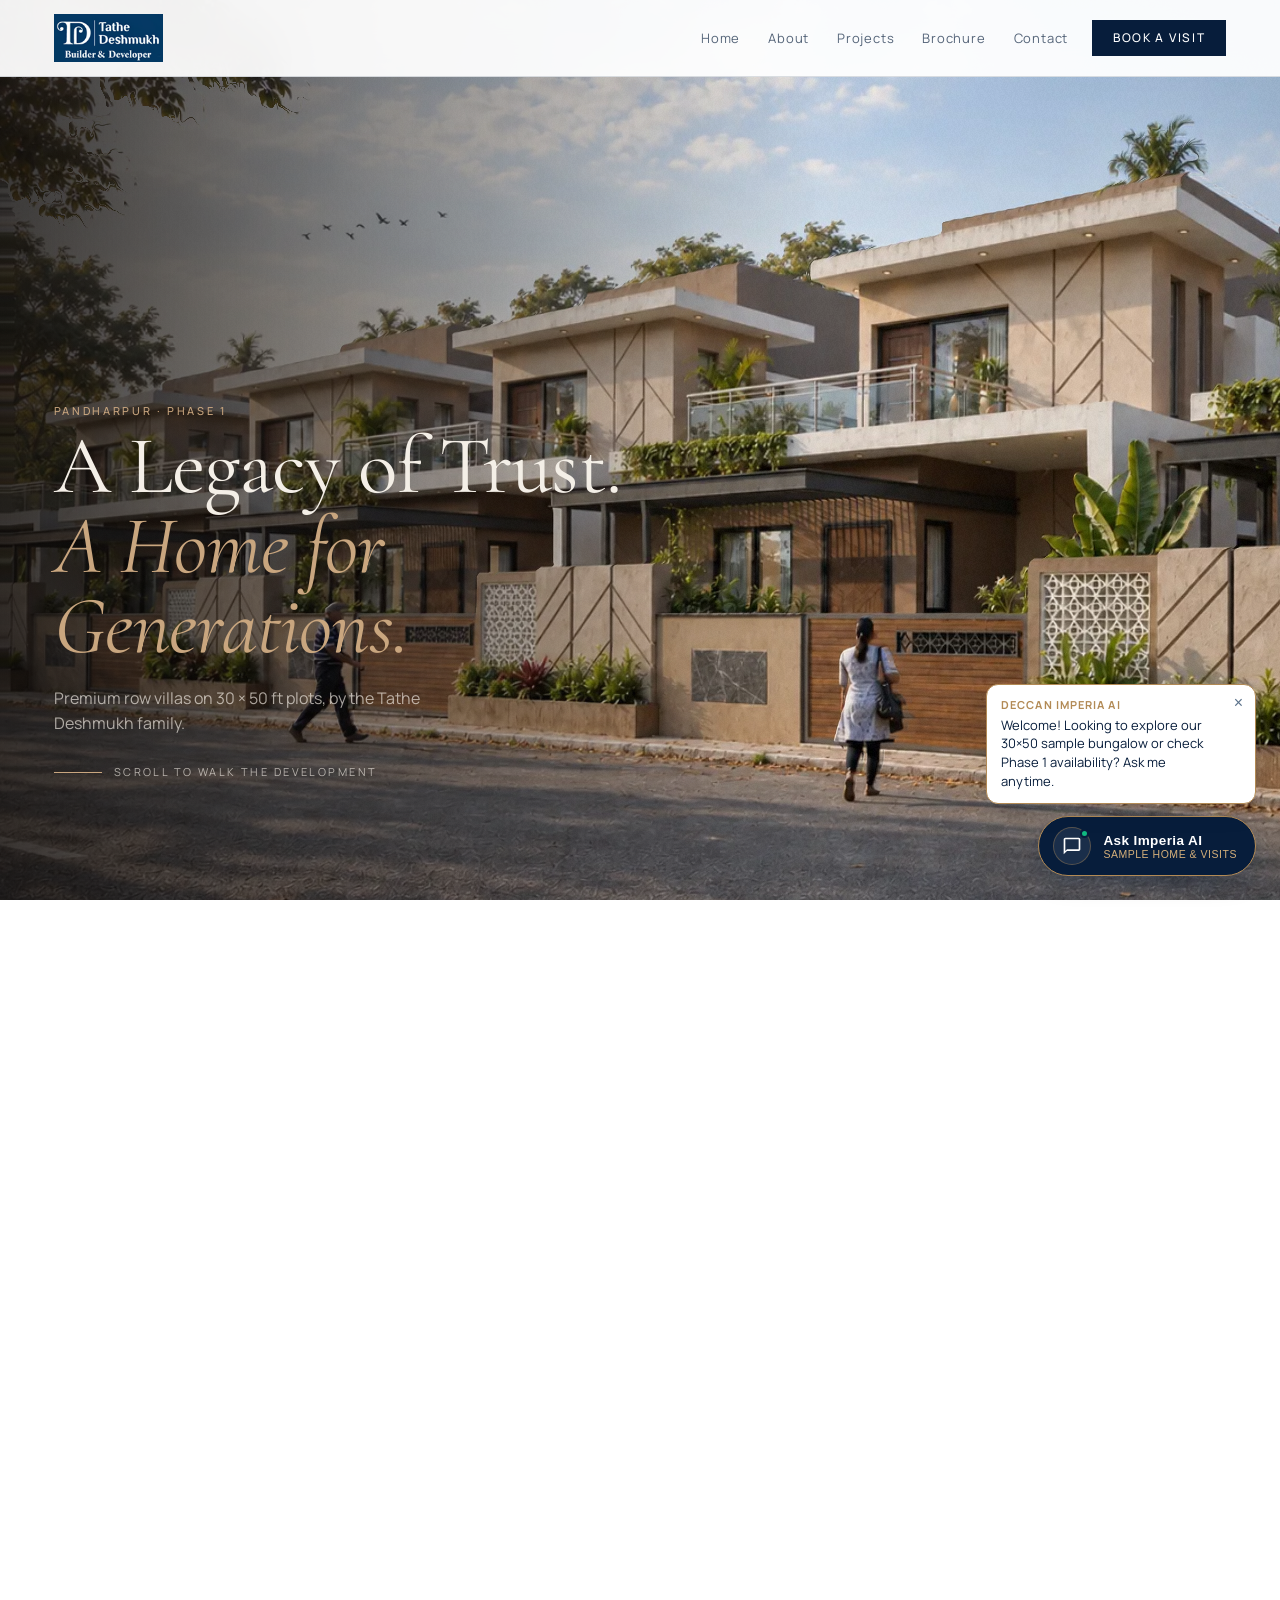
<file: index.html>
<!doctype html>
<html lang="en">
<head>
<meta charset="utf-8">
<meta name="viewport" content="width=device-width, initial-scale=1, viewport-fit=cover">
<title>Deccan Imperia — Premium Villas, Pandharpur</title>
<meta name="description" content="Deccan Imperia by Tathe Deshmukh. Premium row villas on 30 × 50 ft plots in Pandharpur. Walk the development and step inside, room by room.">
<link rel="icon" type="image/png" href="assets/brand/tathe-deshmukh-logo.png">
<link rel="preconnect" href="https://fonts.googleapis.com">
<link rel="preconnect" href="https://fonts.gstatic.com" crossorigin>
<link href="https://fonts.googleapis.com/css2?family=Cormorant+Garamond:ital,wght@0,400;0,500;1,400&family=Manrope:wght@300;400;500;600&display=swap" rel="stylesheet">
<link rel="preload" as="image" href="assets/tour/001-row-wide.webp" media="(min-width: 769px)">
<link rel="preload" as="image" href="assets/tour/001-row-wide-m.webp" media="(max-width: 768px)">
<link rel="stylesheet" href="css/style.css?v=20260930-1">
<link rel="stylesheet" href="css/editorial.css?v=20260930-6">
<link rel="stylesheet" href="css/chatbot.css?v=20261028-1">
</head>
<body>

<!-- ============================================================ header -->
<header class="bar">
  <a class="brand" href="index.html" aria-label="Deccan Imperia, Home">
    <img class="brand-logo" src="assets/brand/tathe-deshmukh-logo.png" width="161" height="71" alt="">
  </a>
  <nav class="nav" aria-label="Main navigation">
    <a href="index.html">Home</a>
    <a href="about.html">About</a>
    <a href="projects.html">Projects</a>
    <a href="brochure.html">Brochure</a>
    <a href="contact.html">Contact</a>
    <a class="home-nav-cta" href="contact.html#enquire">Book a visit</a>
  </nav>
  <a class="btn btn-solid" href="contact.html#enquire">Book a visit</a>
  <button class="home-menu-toggle" type="button" aria-label="Open navigation" aria-expanded="false">
    <span></span><span></span><span></span>
  </button>
</header>

<!-- chapter rail: fixed, driven by ScrollTrigger -->
<ol class="rail" aria-hidden="true">
  <li data-ch="intro"><span>The Row</span></li>
  <li data-ch="residence"><span>The Residence</span></li>
  <li data-ch="arrival"><span>Arrival</span></li>
  <li data-ch="inside"><span>Ground Floor</span></li>
  <li data-ch="upstairs"><span>First Floor</span></li>
  <li data-ch="plans"><span>Plans</span></li>
</ol>
<div class="progress" aria-hidden="true"><i></i></div>

<main id="top">

<!-- ============================================================ 01 development -->
<section class="scene" id="intro" data-len="320">
  <div class="stage">
    <div class="cam" data-fit="cover">
      <img class="shot" data-shot="row-wide" data-focus="0.53" data-desktop-width="1672" data-mobile-width="900"
           fetchpriority="high" decoding="async"
           src="assets/tour/001-row-wide.webp"
           srcset="assets/tour/001-row-wide-m.webp 900w, assets/tour/001-row-wide.webp 1672w"
           sizes="100vw" alt="A completed row of Deccan Imperia villas in warm late-afternoon light">
    </div>
    <div class="shade shade-left"></div>
    <div class="intro-copy">
      <p class="eyebrow">Pandharpur · Phase 1</p>
      <h1>A Legacy of Trust.<br><em>A Home for Generations.</em></h1>
      <p class="lede">Premium row villas on 30 × 50 ft plots, by the Tathe Deshmukh family.</p>
      <p class="hint"><span class="hint-line"></span>Scroll to walk the development</p>
    </div>
  </div>
</section>

<!-- ============================================================ 02 the residence -->
<section class="scene" id="residence" data-len="360">
  <div class="stage">
    <div class="cam" data-fit="cover">
      <img class="shot" data-shot="hero-corner" data-focus="0.54" data-desktop-width="1448" data-mobile-width="900"
           src="assets/tour/002-hero-corner.webp"
           srcset="assets/tour/002-hero-corner-m.webp 900w, assets/tour/002-hero-corner.webp 1448w"
           sizes="100vw" alt="The corner villa from a three-quarter angle, balcony and pergola">
      <img class="shot" data-shot="hero-front" data-focus="0.57" data-desktop-width="1448" data-mobile-width="900"
           src="assets/tour/003-hero-front.webp"
           srcset="assets/tour/003-hero-front-m.webp 900w, assets/tour/003-hero-front.webp 1448w"
           sizes="100vw" alt="The villa front: jali screen, timber gate, pergola and glazed balcony">
    </div>
    <div class="shade shade-left"></div>
    <div class="caption" data-cap="res-a">
      <p class="eyebrow">02 · The Residence</p>
      <h2>Chevron cladding, a timber pergola, a glazed balcony.</h2>
    </div>
    <div class="caption" data-cap="res-b">
      <p class="eyebrow">Choose a home</p>
      <h2>From the street to your own front gate.</h2>
    </div>
    <div class="veil" aria-hidden="true"></div>
  </div>
</section>

<!-- ============================================================ 03 arrival -->
<section class="scene" id="arrival" data-len="240">
  <div class="stage">
    <div class="cam" data-fit="cover">
      <img class="shot" data-shot="arrival-gate-open" data-focus="0.45" data-desktop-width="1448" data-mobile-width="900" decoding="async"
           src="assets/tour/004-gate-open.webp" srcset="assets/tour/004-gate-open-m.webp 900w, assets/tour/004-gate-open.webp 1448w"
           sizes="100vw" alt="The open gate, steps ahead">
    </div>
    <div class="shade shade-bottom"></div>
    <div class="caption" data-cap="arrival-a">
      <p class="eyebrow">03 · Arrival</p>
      <h2>Through the gate.<br>Across the threshold.</h2>
    </div>
  </div>
</section>

<!-- ============================================================ 04 inside: ground -->
<section class="scene scene-dark journey" id="inside" data-len="760">
  <div class="stage">
    <div class="cam" data-fit="cover">
      <img class="shot" data-shot="living" data-focus="0.42" data-desktop-width="1448" data-mobile-width="900"
           src="assets/tour/006-living-entry.webp" srcset="assets/tour/006-living-entry-m.webp 900w, assets/tour/006-living-entry.webp 1448w" sizes="100vw" alt="Living room with the kitchen, dining area and stairs beyond">
      <img class="shot" data-shot="kitchen" data-focus="0.44" data-desktop-width="1448" data-mobile-width="900" loading="lazy"
           src="assets/tour/007-kitchen-dining.webp" srcset="assets/tour/007-kitchen-dining-m.webp 900w, assets/tour/007-kitchen-dining.webp 1448w" sizes="100vw" alt="Kitchen island and dining area">
      <img class="shot" data-shot="ground-bedroom" data-focus="0.50" data-desktop-width="1448" data-mobile-width="900" loading="lazy"
           src="assets/tour/008-ground-bedroom.webp" srcset="assets/tour/008-ground-bedroom-m.webp 900w, assets/tour/008-ground-bedroom.webp 1448w" sizes="100vw" alt="Ground floor bedroom viewed from its doorway">
      <img class="shot" data-shot="ground-bathroom" data-focus="0.48" data-desktop-width="1448" data-mobile-width="900" loading="lazy"
           src="assets/tour/009-ground-bathroom.webp" srcset="assets/tour/009-ground-bathroom-m.webp 900w, assets/tour/009-ground-bathroom.webp 1448w" sizes="100vw" alt="Compact ground-floor bathroom">
      <img class="shot" data-shot="stair-base" data-focus="0.43" data-desktop-width="1448" data-mobile-width="900" loading="lazy"
           src="assets/tour/010-stair-base.webp" srcset="assets/tour/010-stair-base-m.webp 900w, assets/tour/010-stair-base.webp 1448w" sizes="100vw" alt="The staircase seen from the ground floor">
    </div>
    <div class="room-card" aria-live="polite">
      <p class="rc-floor">Ground floor</p>
      <p class="rc-num">01</p>
      <h3 class="rc-name">Living room</h3>
      <p class="rc-line">A connected living, dining and kitchen space.</p>
    </div>
    <div class="floor-tag">Ground floor</div>
  </div>
</section>

<!-- ============================================================ 05 upstairs -->
<section class="scene scene-dark journey" id="upstairs" data-len="620">
  <div class="stage">
    <div class="cam" data-fit="cover">
      <img class="shot" data-shot="upper-bedroom" data-focus="0.50" data-desktop-width="1448" data-mobile-width="900" loading="lazy"
           src="assets/tour/013-upper-bedroom.webp" srcset="assets/tour/013-upper-bedroom-m.webp 900w, assets/tour/013-upper-bedroom.webp 1448w" sizes="100vw" alt="First-floor bedroom and ensuite entrance">
      <img class="shot" data-shot="upper-bathroom" data-focus="0.48" data-desktop-width="1448" data-mobile-width="900" loading="lazy"
           src="assets/tour/014-upper-bathroom.webp" srcset="assets/tour/014-upper-bathroom-m.webp 900w, assets/tour/014-upper-bathroom.webp 1448w" sizes="100vw" alt="First-floor ensuite bathroom">
      <img class="shot" data-shot="terrace" data-focus="0.40" data-desktop-width="1448" data-mobile-width="900" loading="lazy"
           src="assets/tour/015-main-terrace.webp" srcset="assets/tour/015-main-terrace-m.webp 900w, assets/tour/015-main-terrace.webp 1448w" sizes="100vw" alt="Private first-floor terrace with timber deck">
      <img class="shot" data-shot="garden-deck" data-focus="0.43" data-desktop-width="1448" data-mobile-width="900" loading="lazy"
           src="assets/tour/016-garden-deck.webp" srcset="assets/tour/016-garden-deck-m.webp 900w, assets/tour/016-garden-deck.webp 1448w" sizes="100vw" alt="Garden deck and glass-railed planted balcony at sunset">
    </div>
    <div class="room-card" aria-live="polite">
      <p class="rc-floor">First floor</p>
      <p class="rc-num">06</p>
      <h3 class="rc-name">Upper bedroom</h3>
      <p class="rc-line">A private bedroom with built-in storage and ensuite access.</p>
    </div>
    <div class="floor-tag">First floor</div>
  </div>
</section>

<!-- ============================================================ 07 plans -->
<section class="block" id="plans">
  <div class="wrap">
    <p class="eyebrow">06 · Plans</p>
    <h2 class="block-h">Every room, where it sits.</h2>

    <dl class="facts">
      <div><dt>Plot</dt><dd>1,500<span>sq.ft.</span></dd><p>30 × 50 ft</p></div>
      <div><dt>Built-up</dt><dd>1,200<span>sq.ft.</span></dd><p>Total, both floors</p></div>
      <div><dt>Structure</dt><dd>G + 1<span></span></dd><p>With private terrace</p></div>
      <div><dt>Homes</dt><dd>Row<span></span></dd><p>Standalone row villas</p></div>
    </dl>

    <div class="plan-tabs" role="tablist">
      <button role="tab" aria-selected="true" data-plan="ground">Ground floor</button>
      <button role="tab" aria-selected="false" data-plan="first">First floor</button>
    </div>
    <div class="plan-view">
      <figure class="plan is-on" data-plan="ground">
        <img src="assets/img/plan-ground.webp" loading="lazy" alt="Ground floor plan, top view">
        <ol class="plan-key">
          <li>Parking</li><li>Porch &amp; entrance</li><li>Living room</li>
          <li>Kitchen &amp; dining</li><li>Bedroom</li><li>Bathroom</li><li>Staircase</li>
        </ol>
      </figure>
      <figure class="plan" data-plan="first">
        <img src="assets/img/plan-first.webp" loading="lazy" alt="First floor plan, top view">
        <ol class="plan-key">
          <li>Master bedroom</li><li>Bathroom</li><li>Landing &amp; stair</li>
          <li>Private terrace</li><li>Timber deck</li><li>Garden balcony</li>
        </ol>
      </figure>
    </div>
  </div>
</section>



<!-- ============================================================ 07 specification -->
<section class="block block-spec" id="specs">
  <div class="wrap">
    <p class="eyebrow">07 · Specification</p>
    <h2 class="block-h">Built for generations.</h2>
    <p class="block-lede">Superior quality, thoughtful design, lasting value — down to the
      fittings you will touch every day.</p>

    <div class="specs">
      <article class="spec">
        <h3><span class="spec-n">01</span> Structure</h3>
        <ul>
          <li>RCC-framed earthquake-resistant structure</li>
          <li>AAC block masonry</li>
          <li>External sand-faced cement plaster</li>
          <li>Internal POP / gypsum finish</li>
        </ul>
      </article>
      <article class="spec">
        <h3><span class="spec-n">02</span> Flooring</h3>
        <ul>
          <li>Branded vitrified tiles</li>
          <li>Designer tiles in bathrooms</li>
          <li>Granite door frames</li>
          <li>Granite kitchen platform with S.S. sink</li>
        </ul>
      </article>
      <article class="spec">
        <h3><span class="spec-n">03</span> Doors &amp; windows</h3>
        <ul>
          <li>Teakwood main door with name plate</li>
          <li>Waterproof flush doors</li>
          <li>Three-track powder-coated aluminium sliding windows</li>
          <li>Mosquito net; M.S. glass railing to balcony</li>
        </ul>
      </article>
      <article class="spec">
        <h3><span class="spec-n">04</span> Plumbing</h3>
        <ul>
          <li>Branded C.P. and sanitary fittings</li>
          <li>Concealed plumbing, CPVC / UPVC pipes</li>
          <li>Hot and cold mixer diverter in every bathroom</li>
        </ul>
      </article>
      <article class="spec">
        <h3><span class="spec-n">05</span> Electrical</h3>
        <ul>
          <li>Concealed copper wiring, modular switches</li>
          <li>TV, AC and geyser points</li>
          <li>Washing machine point</li>
          <li>Provision for inverter</li>
        </ul>
      </article>
      <article class="spec">
        <h3><span class="spec-n">06</span> Finishes</h3>
        <ul>
          <li>External — apex or equivalent weather-resistant paint</li>
          <li>Internal — emulsion paint</li>
          <li>Designer lobby with glossy-tile cladding</li>
          <li>Paver block in the compound, trimix parking area</li>
        </ul>
      </article>
    </div>
  </div>
</section>

<!-- ============================================================ 08 amenities -->
<section class="block block-amen" id="amenities">
  <div class="wrap">
    <p class="eyebrow">08 · Amenities</p>
    <h2 class="block-h">Spaces for every generation.</h2>

    <ul class="amen">
      <li><span class="amen-i" aria-hidden="true">✿</span><b>Landscaped garden</b><i>Planted commons and a tulsi vrindavan</i></li>
      <li><span class="amen-i" aria-hidden="true">✦</span><b>24 × 7 security</b><i>Gated, watched around the clock</i></li>
      <li><span class="amen-i" aria-hidden="true">△</span><b>Children's play area</b><i>Safe, overlooked, close to home</i></li>
      <li><span class="amen-i" aria-hidden="true">⌁</span><b>Jogging track</b><i>A loop inside the community</i></li>
      <li><span class="amen-i" aria-hidden="true">☗</span><b>Senior citizen area</b><i>Shaded seating for the elders</i></li>
      <li><span class="amen-i" aria-hidden="true">◇</span><b>Party lawn</b><i>Room for the whole family</i></li>
      <li><span class="amen-i" aria-hidden="true">═</span><b>Wide internal roads</b><i>9 m roads, two- and four-wheeler parking</i></li>
      <li><span class="amen-i" aria-hidden="true">◈</span><b>Rainwater harvesting</b><i>Cross-ventilation and water sense built in</i></li>
    </ul>
    <figure class="home-life-photo">
      <img src="assets/lifestyle/community-garden.webp" alt="A multigenerational Maharashtrian family walking through the landscaped Deccan Imperia community" loading="lazy">
      <figcaption><span>Life at Deccan Imperia</span><b>A neighbourhood where every generation belongs.</b></figcaption>
    </figure>
  </div>
</section>

<!-- ============================================================ 07 heritage -->
<section class="block block-quote">
  <div class="wrap narrow">
    <p class="eyebrow">09 · Heritage</p>
    <blockquote>
      For over 200 years the Tathe Deshmukh family has been part of Indian homes through fine
      agarbatti. We bring the same purity, quality and trust to the homes we build.
    </blockquote>
    <p class="sig">॥ श्री विठ्ठल ॥</p>
  </div>
</section>

<!-- ============================================================ 10 location -->
<section class="block" id="location">
  <div class="wrap split">
    <div>
      <p class="eyebrow">10 · Location</p>
      <h2 class="block-h">In the heart of Pandharpur.</h2>
      <address>
        Gate No. 39, Tathe Deshmukh Nagar<br>
        Behind Doodh Pandhari, Pune–Pandharpur Road<br>
        Pandharpur 413 304
      </address>
      <a class="btn btn-line" target="_blank" rel="noopener"
         href="https://www.google.com/maps/search/?api=1&query=M8G4%2B6G%20Pandharpur">Open in Maps</a>
    </div>
    <div class="times-wrap">
      <ul class="times">
        <li><span>Shri Vitthal Temple</span><b>5<i>min</i></b></li>
        <li><span>Pandharpur–Pune Highway</span><b>3<i>min</i></b></li>
        <li><span>Pandharpur–Karad Road</span><b>5<i>min</i></b></li>
        <li><span>Bus stand</span><b>10<i>min</i></b></li>
        <li><span>Railway station</span><b>12<i>min</i></b></li>
        <li><span>Karmayogi Vidya Niketan School</span><b>3<i>min</i></b></li>
        <li><span>KBP College</span><b>7<i>min</i></b></li>
        <li><span>Life Line Super Speciality Hospital</span><b>5<i>min</i></b></li>
        <li><span>D-Mart</span><b>5<i>min</i></b></li>
        <li><span>Shreenath Mall</span><b>7<i>min</i></b></li>
      </ul>
      <p class="times-note">Approximate drive times supplied by the developer.</p>
    </div>
  </div>
</section>

<!-- ============================================================ 09 contact -->
<section class="block block-cta" id="contact">
  <div class="cta-bg" aria-hidden="true"></div>
  <div class="wrap narrow">
    <p class="eyebrow">Visit Deccan Imperia</p>
    <h2 class="block-h">See it in person.</h2>
    <form class="enquire" id="enquire" novalidate>
      <label><span>Name</span><input name="name" required autocomplete="name"></label>
      <label><span>Phone</span><input name="phone" required inputmode="tel" autocomplete="tel"></label>
      <label class="full"><span>Interested in</span>
        <select name="topic">
          <option>Site visit</option><option>Floor plans &amp; pricing</option><option>General enquiry</option>
        </select>
      </label>
      <button class="btn btn-solid full" type="submit">Send on WhatsApp</button>
      <p class="form-note full" role="status"></p>
    </form>
    <p class="phones">
      <span>Site Engineer:</span> <a href="tel:+919970353935">+91 99703 53935</a>
    </p>
  </div>
</section>

</main>

<footer class="foot">
  <div class="foot-grid wrap">
    <div class="foot-brand">
      <img class="foot-brand-logo" src="assets/brand/tathe-deshmukh-logo.png" width="161" height="71" alt="Tathe Deshmukh Builder and Developer">
      <p><b>Deccan Imperia</b><br><span>Phase 1 · Pandharpur</span></p>
    </div>
    <dl class="foot-meta">
      <div><dt>Developed by</dt><dd>Tathe Deshmukh Builder &amp; Developer</dd></div>
      <div><dt>Project by</dt><dd>Sagar Shivaji Tathe Deshmukh<br>Shubham Shivaji Tathe Deshmukh</dd></div>
      <div><dt>Designed by</dt><dd>Bagal Architects</dd></div>
    </dl>
    <div class="foot-cta">
      <p class="foot-call"><span>Site Engineer</span>
        <a href="tel:+919970353935">+91 99703 53935</a>
      </p>
      <a class="btn btn-solid" href="#contact">Book a visit</a>
    </div>
  </div>
  <div class="foot-base wrap">
    <p>© Tathe Deshmukh Builder &amp; Developer · Deccan Imperia, Phase 1 · Architecture: Bagal Architects · Designed by <a href="http://hypemarketer.in/" target="_blank" rel="noopener" style="color:inherit;text-decoration:underline">Hype Marketer</a></p>
    <p class="small">Renders are the architect’s visualisations. Dimensions and finishes are indicative and subject to change.</p>
  </div>
</footer>

<script src="js/vendor/gsap.min.js"></script>
<script src="js/vendor/ScrollTrigger.min.js"></script>
<script src="js/vendor/lenis.min.js"></script>
<script src="js/depth.js"></script>
<script src="js/main.js?v=20261007-1"></script>
<script src="js/chatbot.js?v=20261028-1" defer></script>
</body>
</html>
</file>
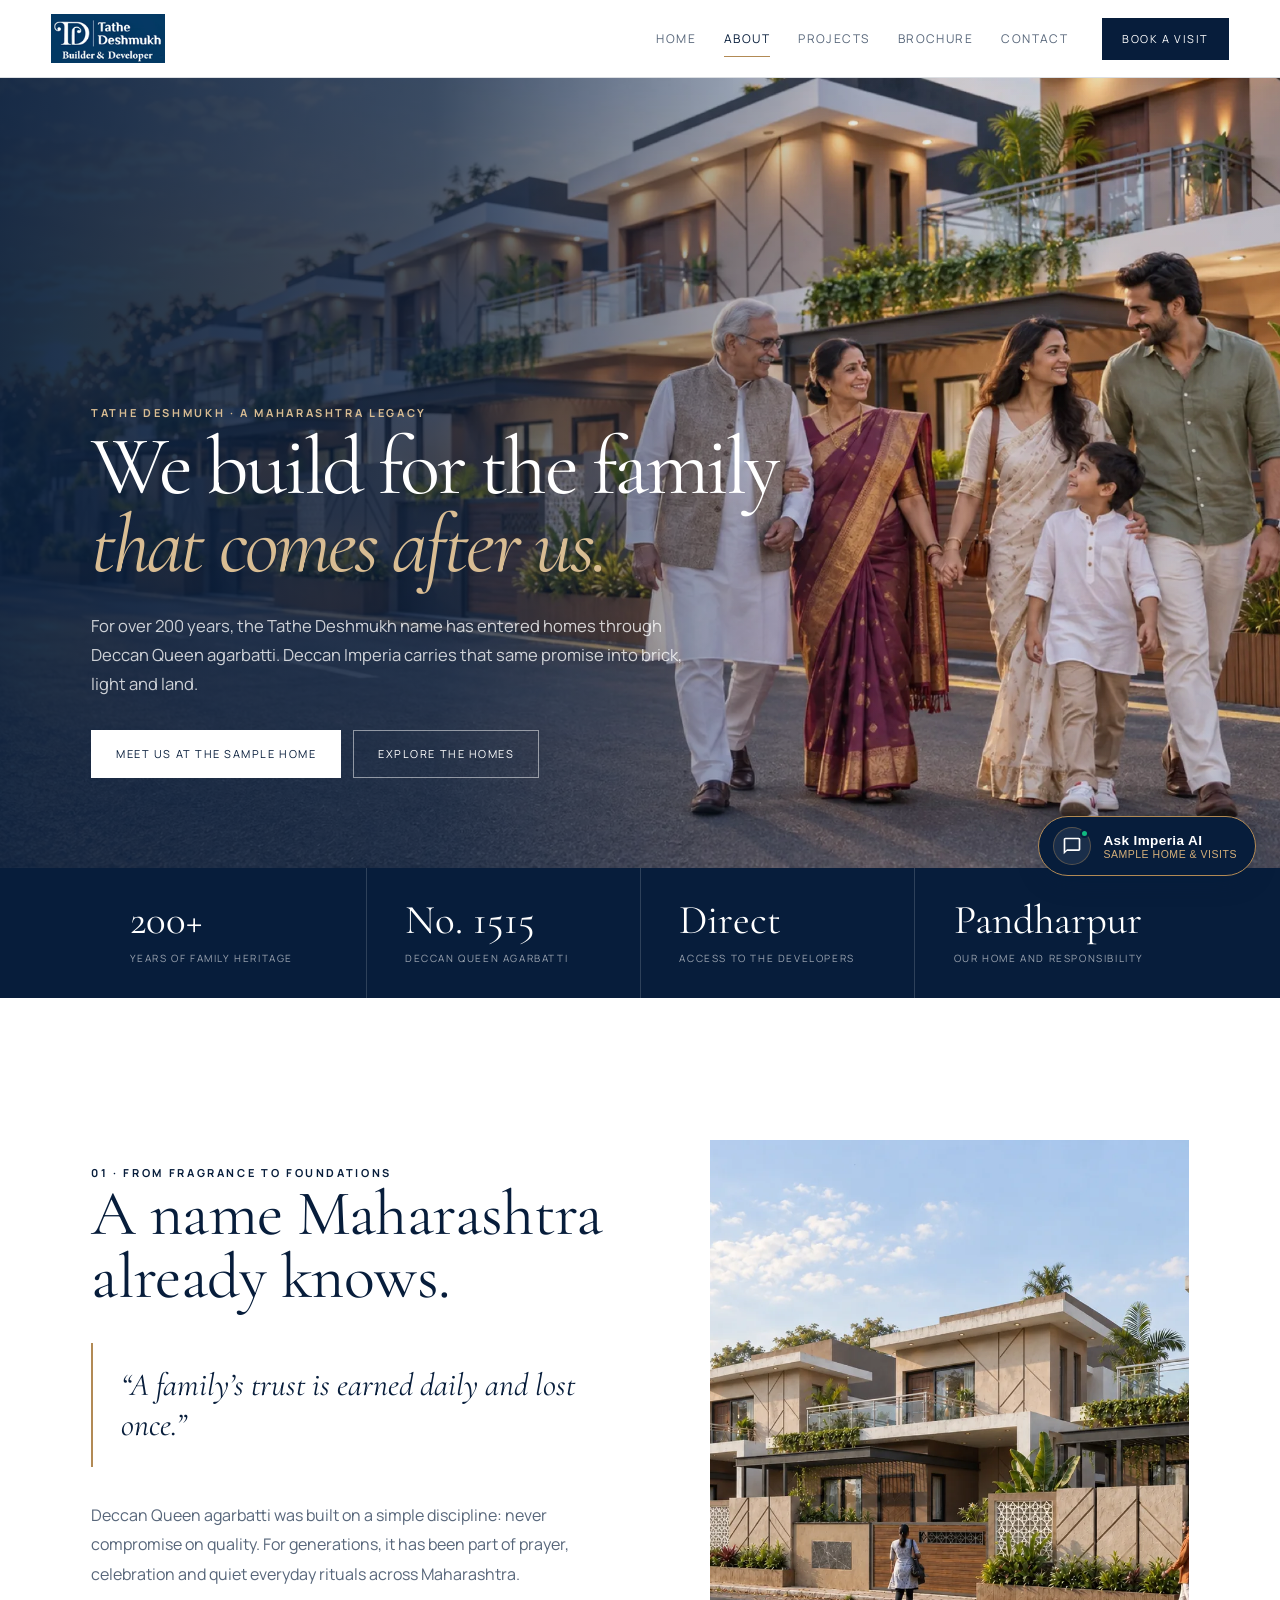
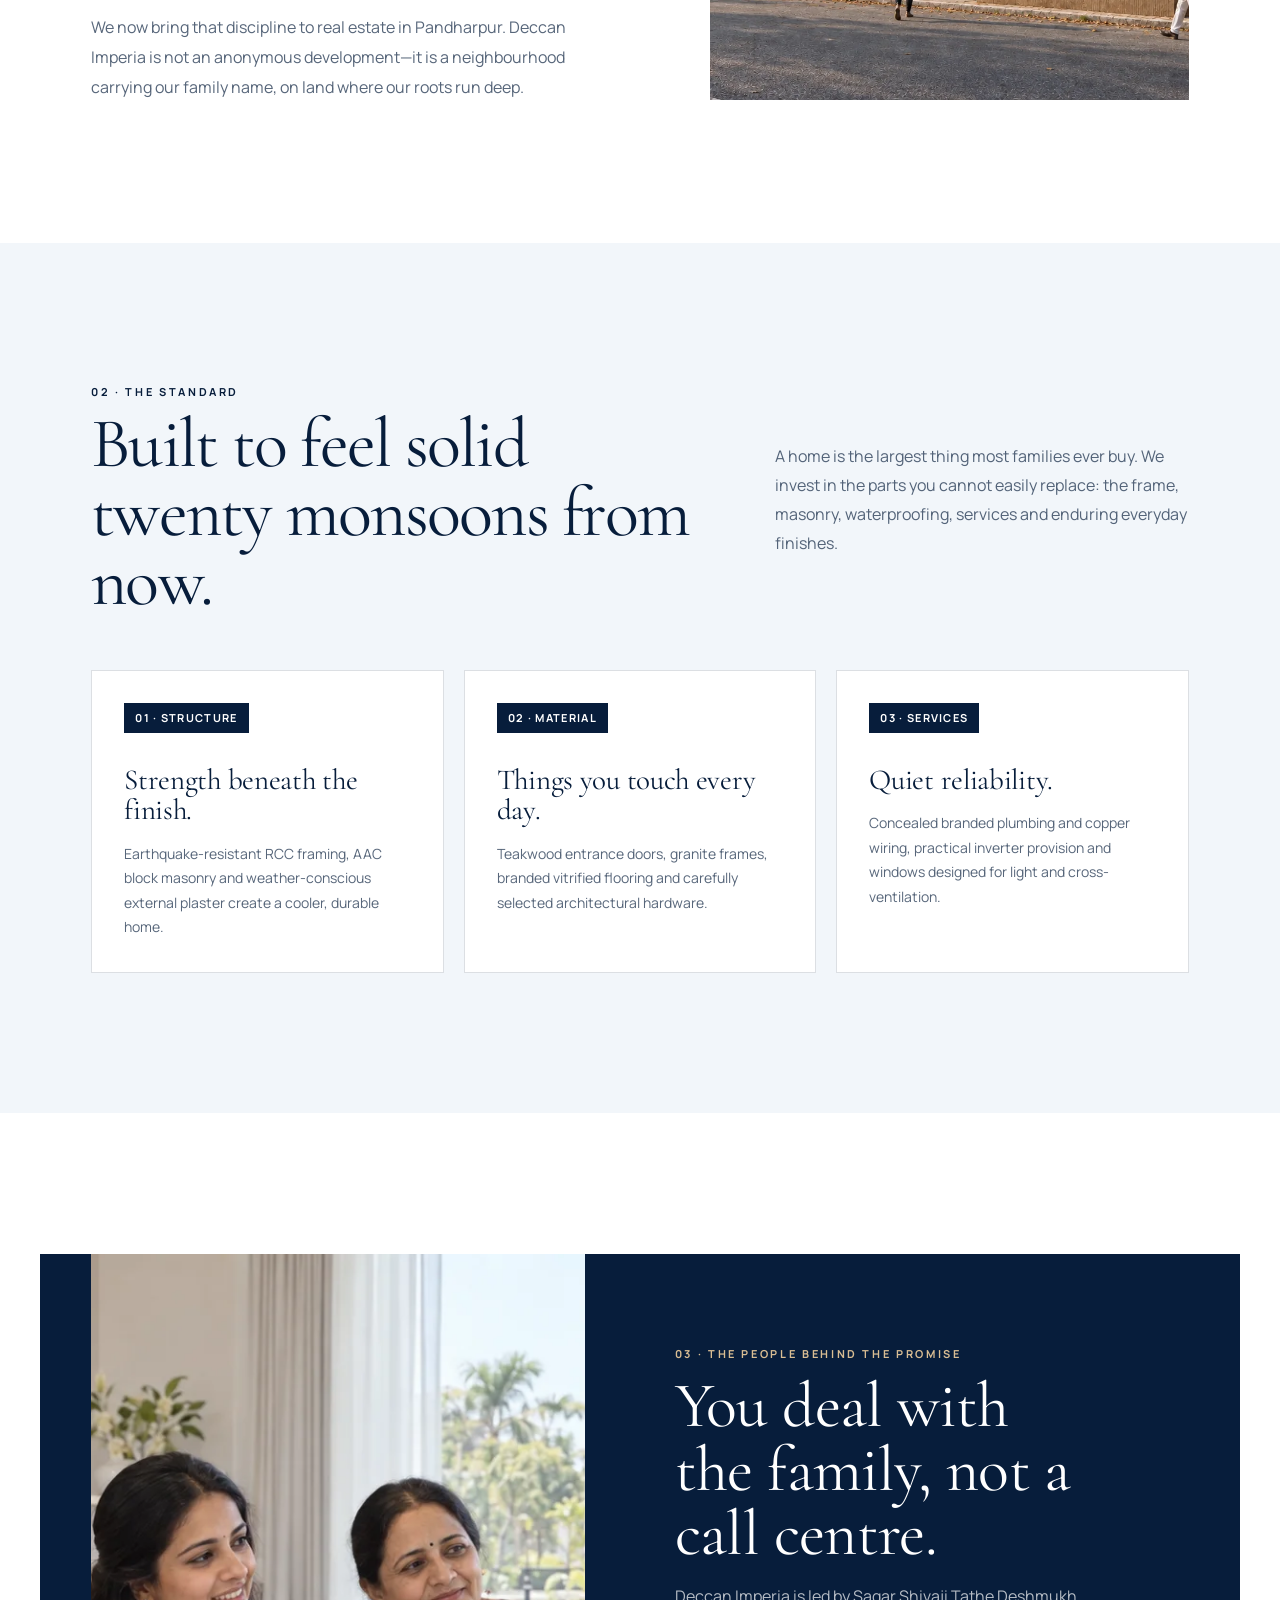
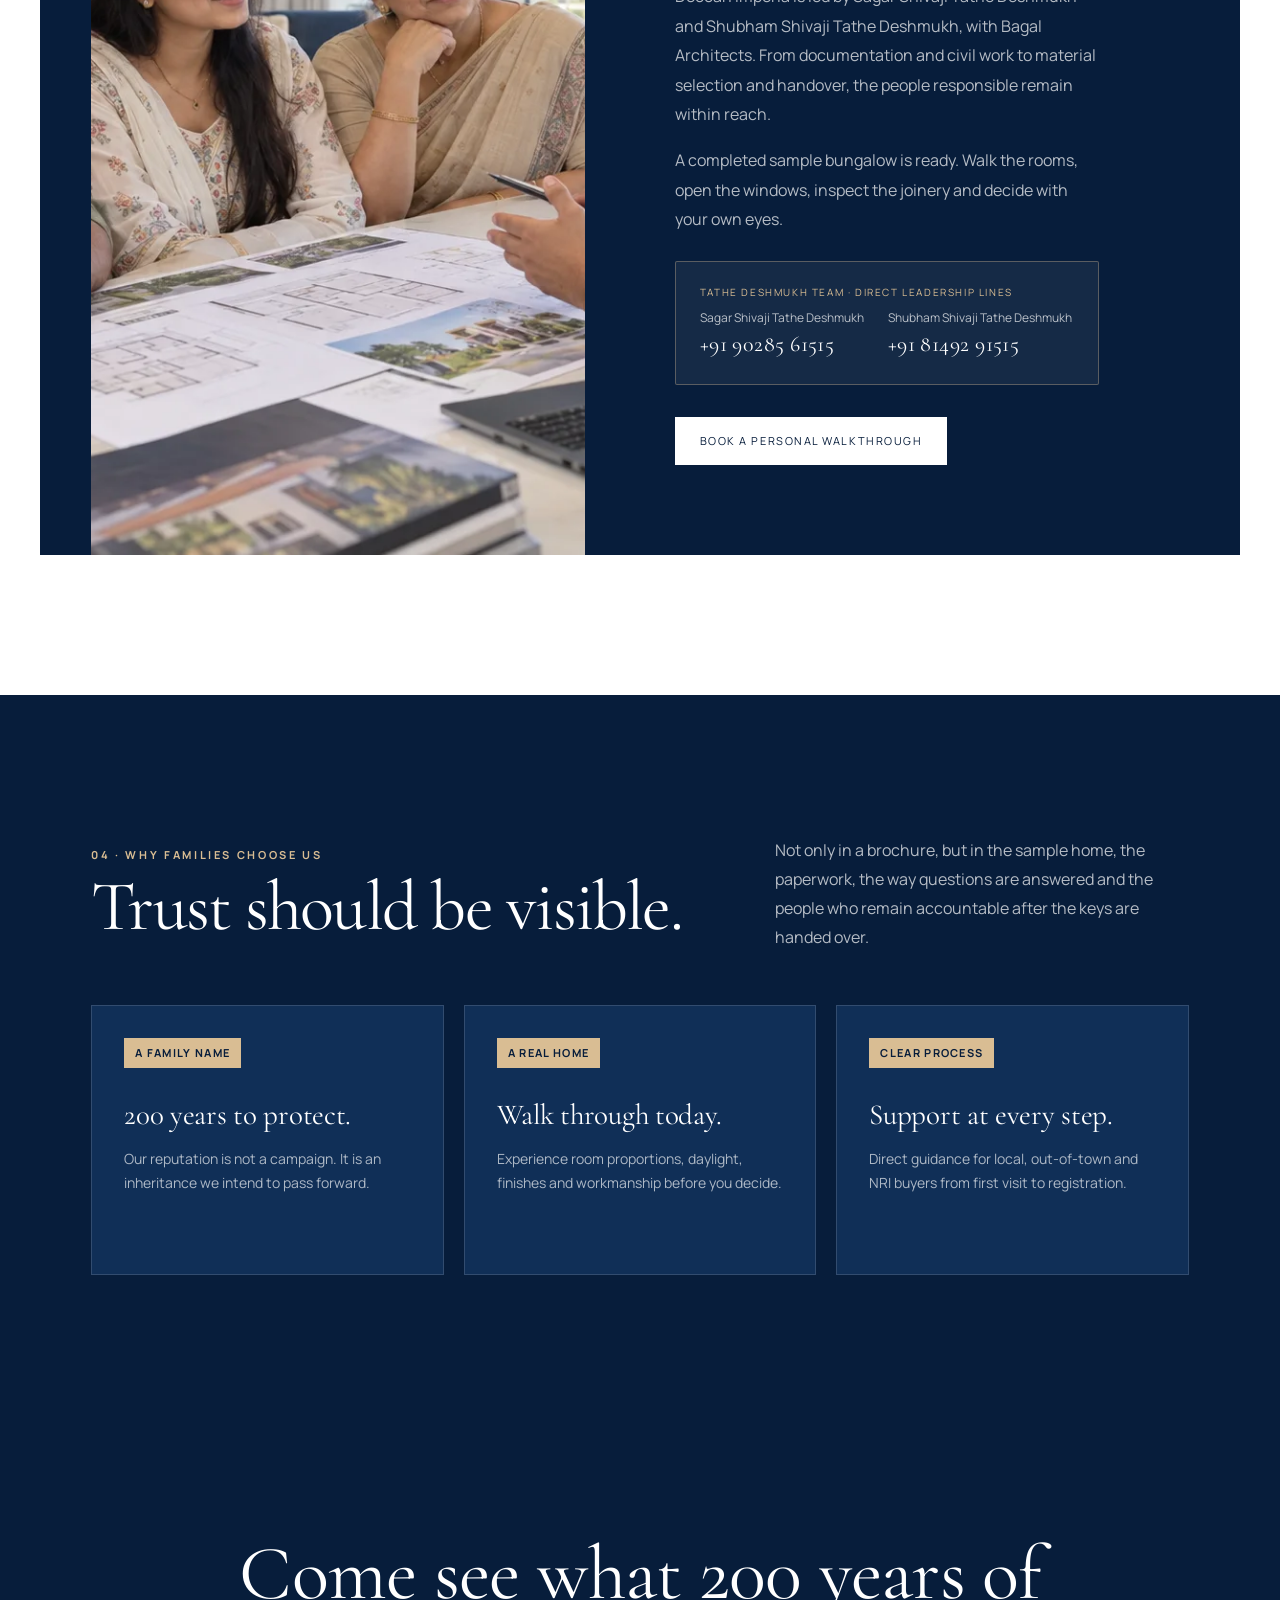
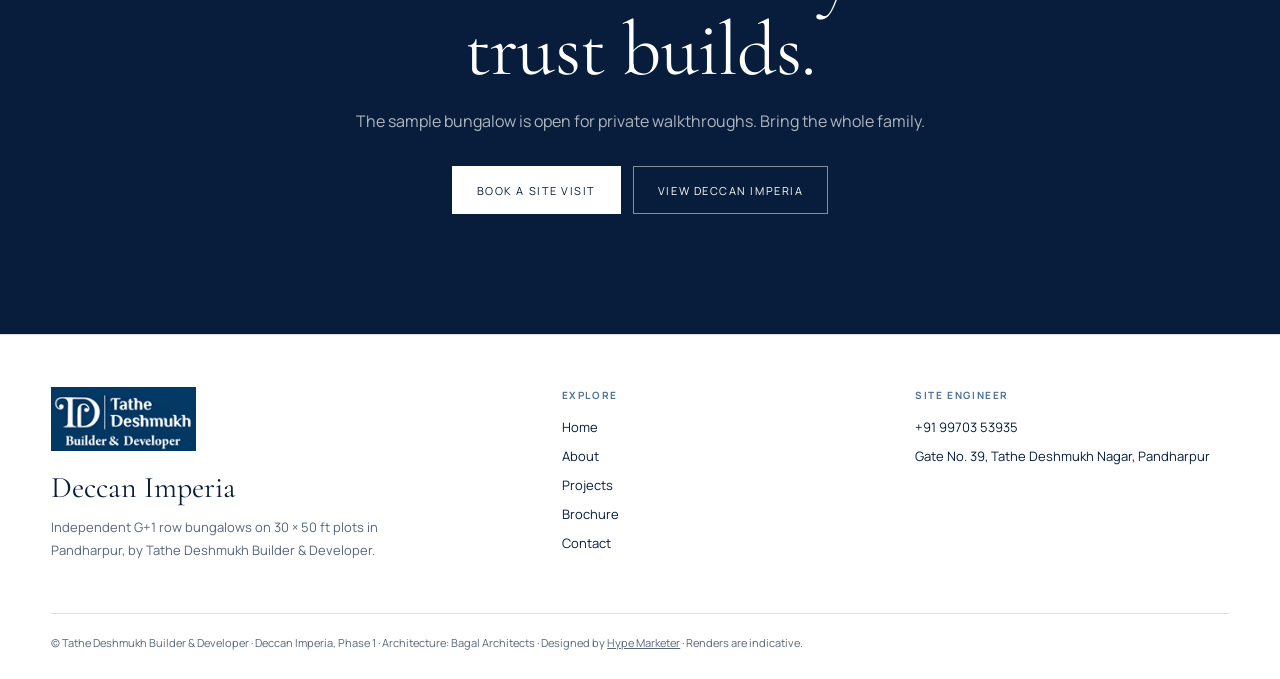
<file: about.html>
<!doctype html>
<html lang="en">
<head>
<meta charset="utf-8">
<meta name="viewport" content="width=device-width, initial-scale=1, viewport-fit=cover">
<title>About Tathe Deshmukh Builder &amp; Developer, Pandharpur</title>
<meta name="description" content="Tathe Deshmukh Builder & Developer — 200 years of trust, from Deccan Queen agarbatti to premium bungalows in Pandharpur. Meet the family behind Deccan Imperia.">
<link rel="icon" type="image/png" href="assets/brand/tathe-deshmukh-logo.png">
<link rel="preconnect" href="https://fonts.googleapis.com">
<link rel="preconnect" href="https://fonts.gstatic.com" crossorigin>
<link href="https://fonts.googleapis.com/css2?family=Cormorant+Garamond:ital,wght@0,400;0,500;1,400&amp;family=Manrope:wght@300;400;500;600&amp;display=swap" rel="stylesheet">
<link rel="stylesheet" href="css/style.css?v=20260930-1">
<link rel="stylesheet" href="css/editorial.css?v=20261007-1">
<link rel="stylesheet" href="css/chatbot.css?v=20261027-1">
</head>
<body class="editorial-page">
<header class="site-header">
  <a class="site-brand" href="index.html" aria-label="Deccan Imperia home"><img class="site-brand-logo" src="assets/brand/tathe-deshmukh-logo.png" width="161" height="71" alt=""></a>
  <nav class="site-nav" aria-label="Main navigation"><a href="index.html">Home</a><a class="active" href="about.html">About</a><a href="projects.html">Projects</a><a href="brochure.html">Brochure</a><a href="contact.html">Contact</a></nav>
  <a class="nav-cta" href="contact.html#enquire">Book a visit</a>
  <button class="menu-toggle" type="button" aria-label="Open navigation" aria-expanded="false"><span></span><span></span><span></span></button>
</header>

<main class="editorial-main">
  <section class="page-hero-new">
    <img src="assets/lifestyle/about-family.webp" alt="A contemporary Maharashtrian family outside Deccan Imperia row bungalows in Pandharpur" fetchpriority="high">
    <div class="page-hero-copy">
      <p class="eyebrow">Tathe Deshmukh · A Maharashtra legacy</p>
      <h1>We build for the family <em>that comes after us.</em></h1>
      <p>For over 200 years, the Tathe Deshmukh name has entered homes through Deccan Queen agarbatti. Deccan Imperia carries that same promise into brick, light and land.</p>
      <div class="hero-actions"><a class="button-white" href="contact.html#enquire">Meet us at the sample home</a><a class="button-line" href="projects.html">Explore the homes</a></div>
    </div>
  </section>

  <section class="number-band" aria-label="Our story at a glance">
    <div class="editorial-wrap number-grid">
      <div class="number-item"><strong>200+</strong><span>Years of family heritage</span></div>
      <div class="number-item"><strong>No. 1515</strong><span>Deccan Queen agarbatti</span></div>
      <div class="number-item"><strong>Direct</strong><span>Access to the developers</span></div>
      <div class="number-item"><strong>Pandharpur</strong><span>Our home and responsibility</span></div>
    </div>
  </section>

  <section class="editorial-section">
    <div class="editorial-wrap story-grid">
      <div class="story-copy">
        <p class="eyebrow">01 · From fragrance to foundations</p>
        <h2>A name Maharashtra already knows.</h2>
        <div class="pull-quote">“A family’s trust is earned daily and lost once.”</div>
        <p>Deccan Queen agarbatti was built on a simple discipline: never compromise on quality. For generations, it has been part of prayer, celebration and quiet everyday rituals across Maharashtra.</p>
        <p>We now bring that discipline to real estate in Pandharpur. Deccan Imperia is not an anonymous development—it is a neighbourhood carrying our family name, on land where our roots run deep.</p>
      </div>
      <div class="story-media"><img src="assets/tour/001-row-wide.webp" alt="Photorealistic view of the Deccan Imperia row of villas in Pandharpur" loading="lazy" decoding="async" width="1672" height="941"></div>
    </div>
  </section>

  <section class="editorial-section mist">
    <div class="editorial-wrap">
      <div class="section-heading"><div><p class="eyebrow">02 · The standard</p><h2>Built to feel solid twenty monsoons from now.</h2></div><p>A home is the largest thing most families ever buy. We invest in the parts you cannot easily replace: the frame, masonry, waterproofing, services and enduring everyday finishes.</p></div>
      <div class="card-grid">
        <article class="info-card"><span class="card-index">01 · Structure</span><h3>Strength beneath the finish.</h3><p>Earthquake-resistant RCC framing, AAC block masonry and weather-conscious external plaster create a cooler, durable home.</p></article>
        <article class="info-card"><span class="card-index">02 · Material</span><h3>Things you touch every day.</h3><p>Teakwood entrance doors, granite frames, branded vitrified flooring and carefully selected architectural hardware.</p></article>
        <article class="info-card"><span class="card-index">03 · Services</span><h3>Quiet reliability.</h3><p>Concealed branded plumbing and copper wiring, practical inverter provision and windows designed for light and cross-ventilation.</p></article>
      </div>
    </div>
  </section>

  <section class="editorial-section">
    <div class="editorial-wrap people-panel">
      <img src="assets/lifestyle/family-consultation.webp" alt="A Maharashtrian family reviewing their Deccan Imperia home with a local property advisor" loading="lazy">
      <div class="people-copy">
        <p class="eyebrow">03 · The people behind the promise</p>
        <h2>You deal with the family, not a call centre.</h2>
        <p>Deccan Imperia is led by Sagar Shivaji Tathe Deshmukh and Shubham Shivaji Tathe Deshmukh, with Bagal Architects. From documentation and civil work to material selection and handover, the people responsible remain within reach.</p>
        <p>A completed sample bungalow is ready. Walk the rooms, open the windows, inspect the joinery and decide with your own eyes.</p>
        <div class="team-contacts-card" style="margin:26px 0 28px;padding:22px 24px;background:rgba(255,255,255,.06);border:1px solid rgba(217,189,147,.35);border-radius:2px">
          <small style="display:block;font-size:10px;letter-spacing:.16em;text-transform:uppercase;color:#d9bd93;margin-bottom:8px">Tathe Deshmukh Team · Direct Leadership Lines</small>
          <div style="display:flex;gap:24px;flex-wrap:wrap;align-items:center">
            <div>
              <span style="display:block;font-size:12px;color:rgba(255,255,255,.7)">Sagar Shivaji Tathe Deshmukh</span>
              <a href="tel:+919028561515" style="color:#fff;font-family:var(--serif);font-size:22px;text-decoration:none;letter-spacing:.02em">+91 90285 61515</a>
            </div>
            <div>
              <span style="display:block;font-size:12px;color:rgba(255,255,255,.7)">Shubham Shivaji Tathe Deshmukh</span>
              <a href="tel:+918149291515" style="color:#fff;font-family:var(--serif);font-size:22px;text-decoration:none;letter-spacing:.02em">+91 81492 91515</a>
            </div>
          </div>
        </div>
        <div class="hero-actions"><a class="button-white" href="contact.html#enquire">Book a personal walkthrough</a></div>
      </div>
    </div>
  </section>

  <section class="editorial-section navy">
    <div class="editorial-wrap">
      <div class="section-heading"><div><p class="eyebrow">04 · Why families choose us</p><h2>Trust should be visible.</h2></div><p>Not only in a brochure, but in the sample home, the paperwork, the way questions are answered and the people who remain accountable after the keys are handed over.</p></div>
      <div class="card-grid">
        <article class="info-card"><span class="card-index">A family name</span><h3>200 years to protect.</h3><p>Our reputation is not a campaign. It is an inheritance we intend to pass forward.</p></article>
        <article class="info-card"><span class="card-index">A real home</span><h3>Walk through today.</h3><p>Experience room proportions, daylight, finishes and workmanship before you decide.</p></article>
        <article class="info-card"><span class="card-index">Clear process</span><h3>Support at every step.</h3><p>Direct guidance for local, out-of-town and NRI buyers from first visit to registration.</p></article>
      </div>
    </div>
  </section>

  <section class="editorial-cta"><div class="editorial-wrap"><h2>Come see what 200 years of trust builds.</h2><p>The sample bungalow is open for private walkthroughs. Bring the whole family.</p><div class="hero-actions"><a class="button-white" href="contact.html#enquire">Book a site visit</a><a class="button-line" href="projects.html">View Deccan Imperia</a></div></div></section>
</main>

<footer class="site-footer"><div class="footer-grid"><div><img class="footer-logo" src="assets/brand/tathe-deshmukh-logo.png" width="161" height="71" alt="Tathe Deshmukh Builder and Developer"><div class="footer-title">Deccan Imperia</div><p class="footer-note">Independent G+1 row bungalows on 30 × 50 ft plots in Pandharpur, by Tathe Deshmukh Builder &amp; Developer.</p></div><div class="footer-col"><b>Explore</b><a href="index.html">Home</a><a href="about.html">About</a><a href="projects.html">Projects</a><a href="brochure.html">Brochure</a><a href="contact.html">Contact</a></div><div class="footer-col"><b>Site Engineer</b><a href="tel:+919970353935">+91 99703 53935</a><span>Gate No. 39, Tathe Deshmukh Nagar, Pandharpur</span></div></div><div class="footer-bottom">© Tathe Deshmukh Builder &amp; Developer · Deccan Imperia, Phase 1 · Architecture: Bagal Architects · Designed by <a href="http://hypemarketer.in/" target="_blank" rel="noopener" style="color:inherit;text-decoration:underline">Hype Marketer</a> · Renders are indicative.</div></footer>
<script src="js/editorial.js?v=20261007-1"></script>
<script src="js/chatbot.js?v=20261027-1" defer></script>
</body>
</html>
</file>
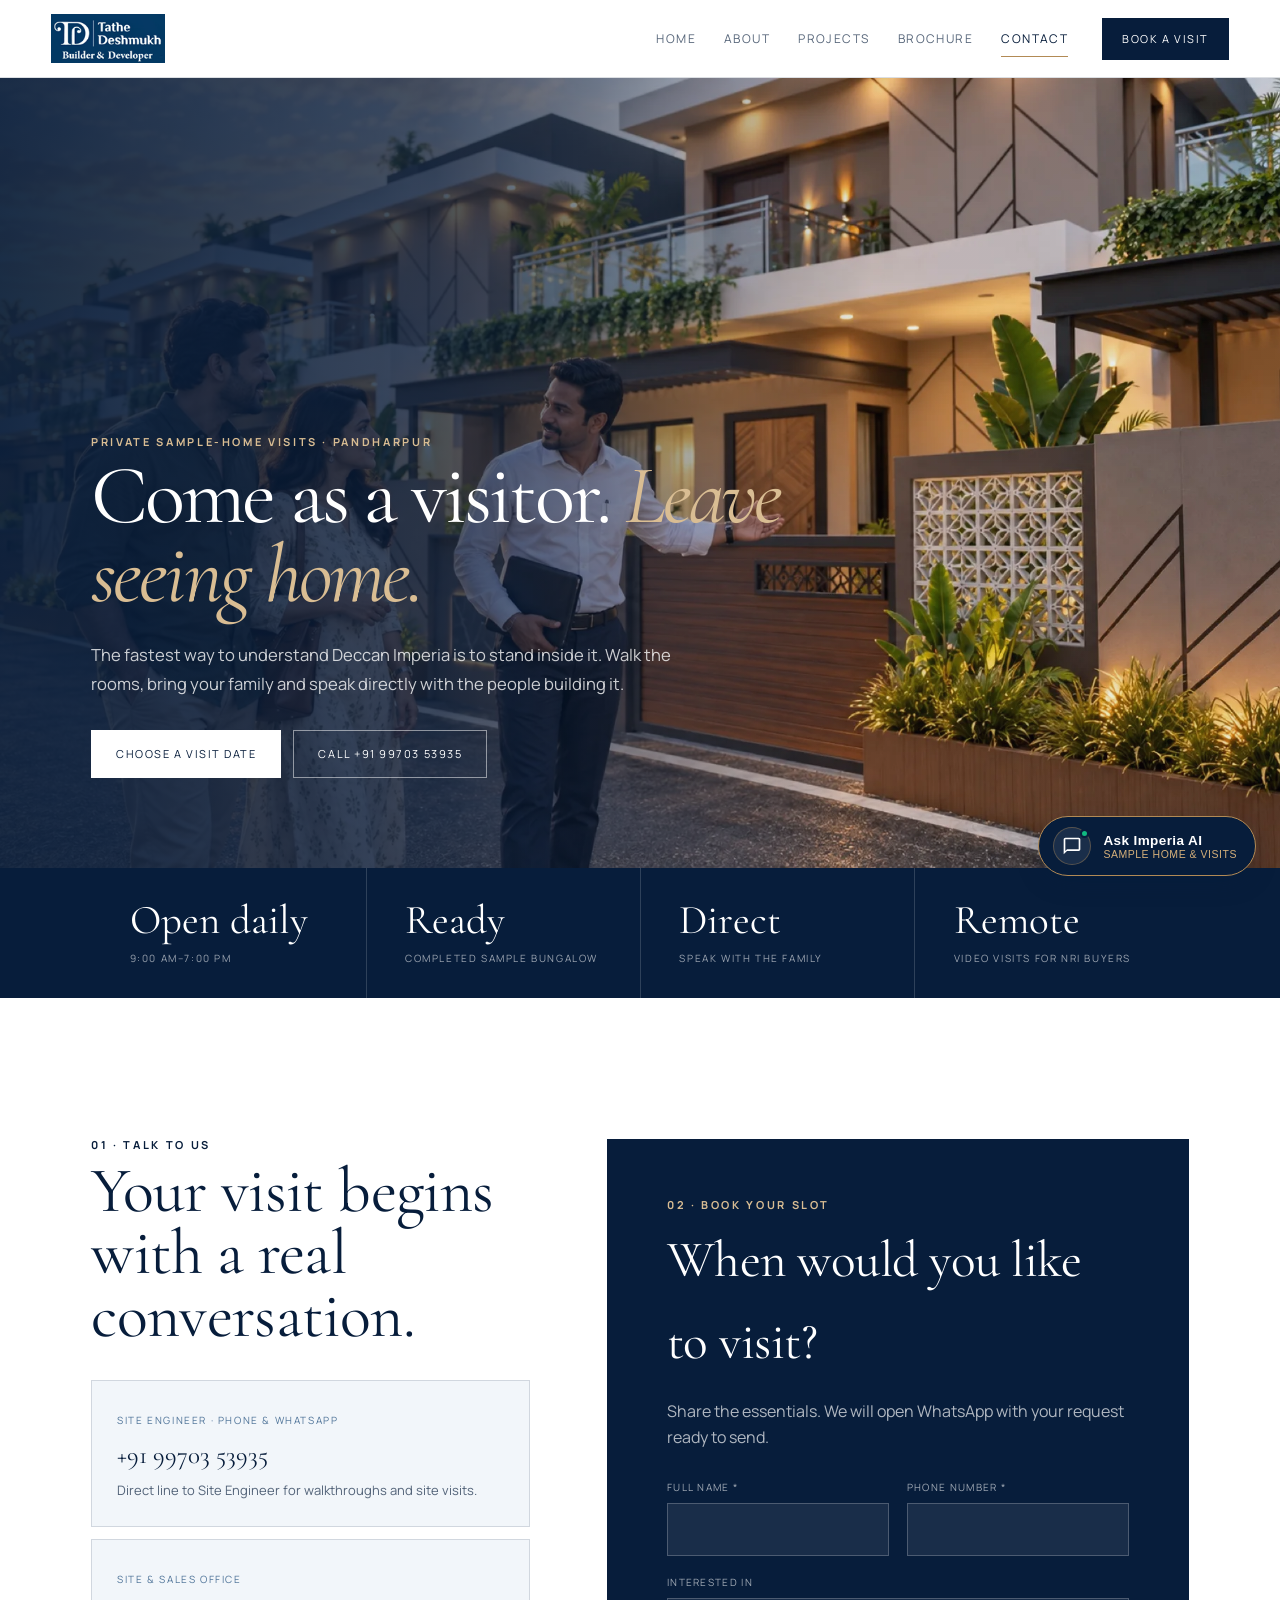
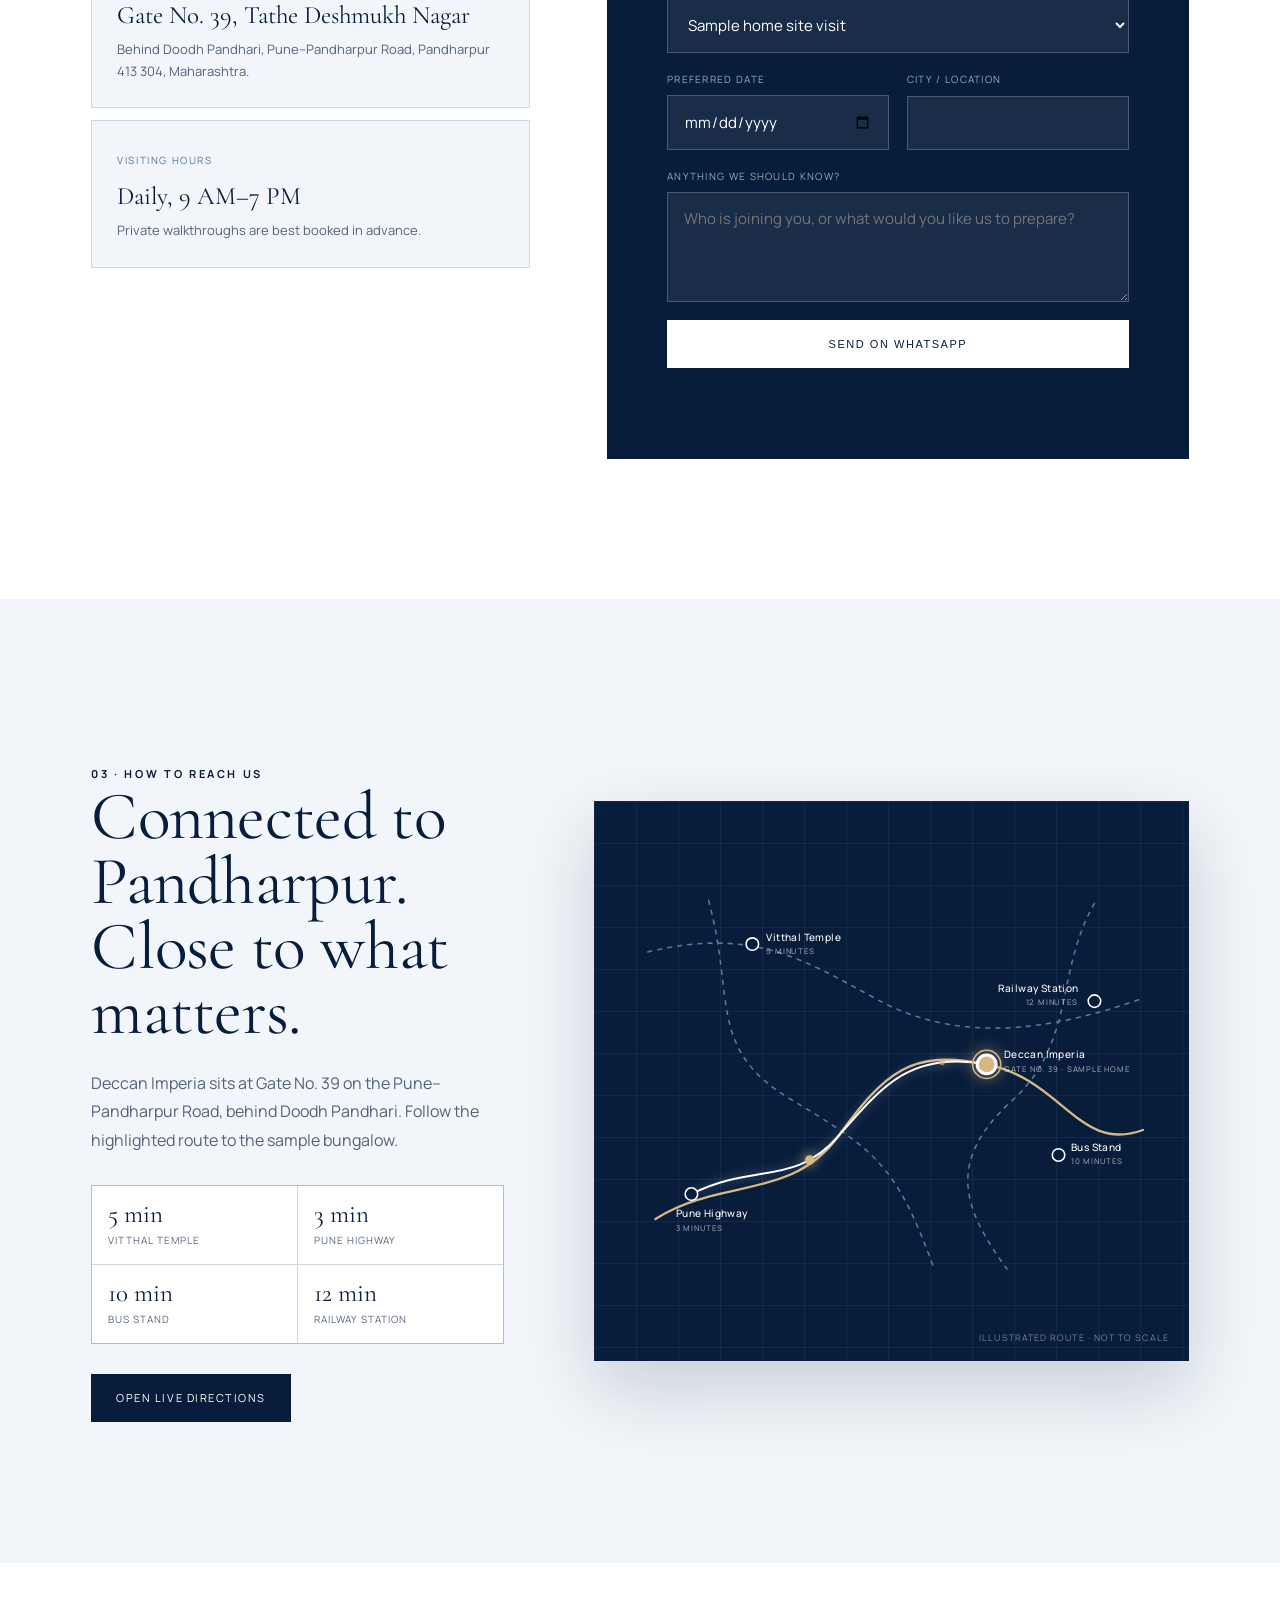
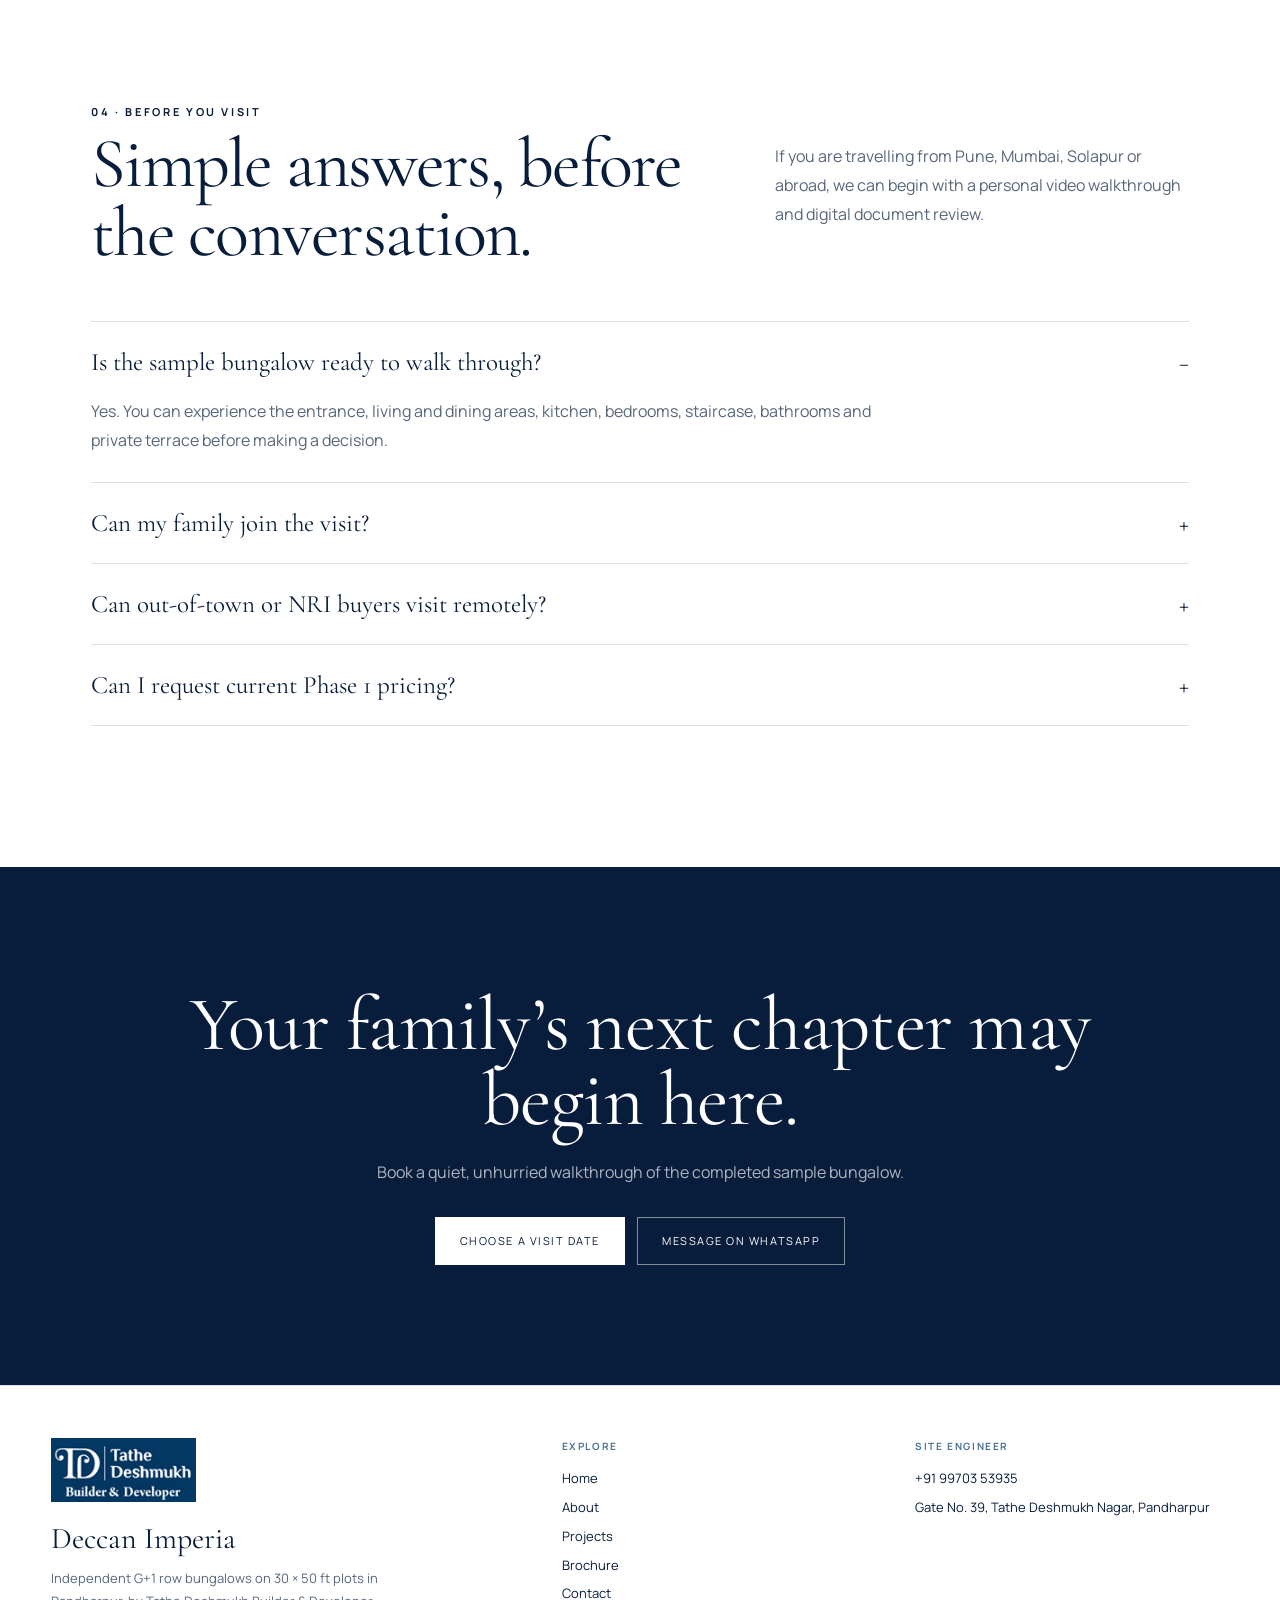
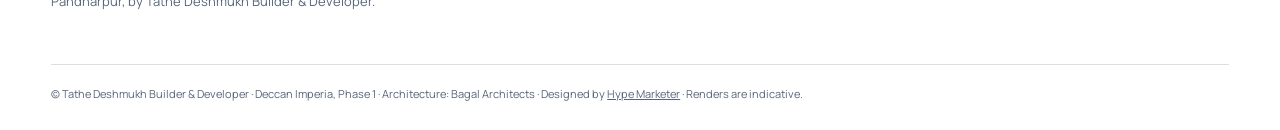
<file: contact.html>
<!doctype html>
<html lang="en">
<head>
<meta charset="utf-8"><meta name="viewport" content="width=device-width, initial-scale=1, viewport-fit=cover">
<title>Contact &amp; Site Visit | Deccan Imperia, Pandharpur</title>
<meta name="description" content="Book a site visit to Deccan Imperia, Pandharpur. Call, WhatsApp or send an enquiry—a sample bungalow is ready to walk through.">
<link rel="icon" type="image/png" href="assets/brand/tathe-deshmukh-logo.png">
<link rel="preconnect" href="https://fonts.googleapis.com"><link rel="preconnect" href="https://fonts.gstatic.com" crossorigin>
<link href="https://fonts.googleapis.com/css2?family=Cormorant+Garamond:ital,wght@0,400;0,500;1,400&amp;family=Manrope:wght@300;400;500;600&amp;display=swap" rel="stylesheet">
<link rel="stylesheet" href="css/style.css?v=20260930-1"><link rel="stylesheet" href="css/editorial.css?v=20261007-1">
<link rel="stylesheet" href="css/chatbot.css?v=20261027-1">
<script type="application/ld+json">{"@context":"https://schema.org","@type":["RealEstateAgent","LocalBusiness"],"name":"Tathe Deshmukh Builder & Developer — Deccan Imperia","url":"https://deccanimperia.com","telephone":["+91-9970353935"],"address":{"@type":"PostalAddress","streetAddress":"Gate No. 39, Tathe Deshmukh Nagar, Behind Doodh Pandhari, Pune–Pandharpur Road","addressLocality":"Pandharpur","addressRegion":"Maharashtra","postalCode":"413304","addressCountry":"IN"},"openingHours":"Mo-Su 09:00-19:00"}</script>
</head>
<body class="editorial-page">
<header class="site-header">
  <a class="site-brand" href="index.html" aria-label="Deccan Imperia home"><img class="site-brand-logo" src="assets/brand/tathe-deshmukh-logo.png" width="161" height="71" alt=""></a>
  <nav class="site-nav" aria-label="Main navigation"><a href="index.html">Home</a><a href="about.html">About</a><a href="projects.html">Projects</a><a href="brochure.html">Brochure</a><a class="active" href="contact.html">Contact</a></nav>
  <a class="nav-cta" href="#enquire">Book a visit</a><button class="menu-toggle" type="button" aria-label="Open navigation" aria-expanded="false"><span></span><span></span><span></span></button>
</header>

<main class="editorial-main">
  <section class="page-hero-new">
    <img src="assets/lifestyle/contact-visit.webp" alt="A Maharashtrian couple arriving for a private site visit at Deccan Imperia" fetchpriority="high">
    <div class="page-hero-copy"><p class="eyebrow">Private sample-home visits · Pandharpur</p><h1>Come as a visitor. <em>Leave seeing home.</em></h1><p>The fastest way to understand Deccan Imperia is to stand inside it. Walk the rooms, bring your family and speak directly with the people building it.</p><div class="hero-actions"><a class="button-white" href="#enquire">Choose a visit date</a><a class="button-line" href="tel:+919970353935">Call +91 99703 53935</a></div></div>
  </section>

  <section class="number-band"><div class="editorial-wrap number-grid"><div class="number-item"><strong>Open daily</strong><span>9:00 AM–7:00 PM</span></div><div class="number-item"><strong>Ready</strong><span>Completed sample bungalow</span></div><div class="number-item"><strong>Direct</strong><span>Speak with the family</span></div><div class="number-item"><strong>Remote</strong><span>Video visits for NRI buyers</span></div></div></section>

  <section class="editorial-section" id="enquire">
    <div class="editorial-wrap contact-grid">
      <div>
        <p class="eyebrow">01 · Talk to us</p><h2 style="font-size:clamp(46px,5vw,72px);line-height:.98;margin-bottom:32px">Your visit begins with a real conversation.</h2>
        <div class="contact-details">
          <div class="contact-card"><small>Site Engineer · Phone &amp; WhatsApp</small><a href="tel:+919970353935">+91 99703 53935</a><p>Direct line to Site Engineer for walkthroughs and site visits.</p></div>
          <div class="contact-card"><small>Site &amp; sales office</small><strong>Gate No. 39, Tathe Deshmukh Nagar</strong><p>Behind Doodh Pandhari, Pune–Pandharpur Road, Pandharpur 413 304, Maharashtra.</p></div>
          <div class="contact-card"><small>Visiting hours</small><strong>Daily, 9 AM–7 PM</strong><p>Private walkthroughs are best booked in advance.</p></div>
        </div>
      </div>
      <form class="contact-form" data-contact-form>
        <p class="eyebrow">02 · Book your slot</p><h2>When would you like to visit?</h2><p style="color:rgba(255,255,255,.68)">Share the essentials. We will open WhatsApp with your request ready to send.</p>
        <div class="form-grid">
          <label>Full name *<input name="name" autocomplete="name" required></label>
          <label>Phone number *<input name="phone" type="tel" autocomplete="tel" required></label>
          <label class="full">Interested in<select name="interest"><option>Sample home site visit</option><option>Floor plans and Phase 1 price</option><option>Remote video walkthrough</option><option>General enquiry</option></select></label>
          <label>Preferred date<input name="date" type="date"></label>
          <label>City / location<input name="city" autocomplete="address-level2"></label>
          <label class="full">Anything we should know?<textarea name="message" placeholder="Who is joining you, or what would you like us to prepare?"></textarea></label>
          <button class="button-white" type="submit">Send on WhatsApp</button><p class="form-status" aria-live="polite"></p>
        </div>
      </form>
    </div>
  </section>

  <section class="editorial-section mist" id="route">
    <div class="editorial-wrap route-grid">
      <div class="route-copy">
        <p class="eyebrow">03 · How to reach us</p>
        <h2>Connected to Pandharpur. Close to what matters.</h2>
        <p>Deccan Imperia sits at Gate No. 39 on the Pune–Pandharpur Road, behind Doodh Pandhari. Follow the highlighted route to the sample bungalow.</p>
        <div class="route-times">
          <div><strong>5 min</strong><span>Vitthal temple</span></div>
          <div><strong>3 min</strong><span>Pune highway</span></div>
          <div><strong>10 min</strong><span>Bus stand</span></div>
          <div><strong>12 min</strong><span>Railway station</span></div>
        </div>
        <a class="button-navy" href="https://www.google.com/maps/search/?api=1&amp;query=M8G4%2B6G%20Pandharpur" target="_blank" rel="noopener">Open live directions</a>
      </div>
      <div class="route-map" aria-label="Animated illustrated route map showing Deccan Imperia and nearby Pandharpur landmarks">
        <svg viewBox="0 0 700 520" role="img" aria-labelledby="mapTitle mapDesc">
          <title id="mapTitle">How to reach Deccan Imperia</title>
          <desc id="mapDesc">A stylised route diagram connecting Deccan Imperia with the Pune highway, Vitthal temple, bus stand and railway station.</desc>
          <path class="map-road" d="M38 96 C170 65 232 102 330 156 S540 202 670 156"/>
          <path class="map-road main" d="M48 438 C132 385 222 414 282 332 S374 220 472 240 S590 354 672 324"/>
          <path class="map-road" d="M116 30 C150 155 114 220 220 284 S356 366 404 500"/>
          <path class="map-road" d="M610 34 C560 120 586 212 505 286 S436 418 498 502"/>
          <path id="activeRoute" class="map-route" d="M94 406 C174 366 226 396 282 332 S375 222 472 240"/>
          <circle class="map-moving" r="6"><animateMotion dur="4.4s" repeatCount="indefinite"><mpath href="#activeRoute"/></animateMotion></circle>
          <circle class="map-moving" r="4" opacity=".65"><animateMotion dur="4.4s" begin="-2.2s" repeatCount="indefinite"><mpath href="#activeRoute"/></animateMotion></circle>

          <circle class="map-node" cx="94" cy="406" r="8"/><text class="map-label" x="74" y="436">Pune Highway</text><text class="map-label sub" x="74" y="453">3 minutes</text>
          <circle class="map-node" cx="172" cy="86" r="8"/><text class="map-label" x="190" y="82">Vitthal Temple</text><text class="map-label sub" x="190" y="99">5 minutes</text>
          <circle class="map-node" cx="610" cy="159" r="8"/><text class="map-label" x="486" y="147">Railway Station</text><text class="map-label sub" x="522" y="164">12 minutes</text>
          <circle class="map-node" cx="564" cy="356" r="8"/><text class="map-label" x="580" y="351">Bus Stand</text><text class="map-label sub" x="580" y="368">10 minutes</text>

          <circle class="map-pulse" cx="472" cy="240" r="18"/>
          <circle class="map-node site" cx="472" cy="240" r="12"/>
          <text class="map-label" x="494" y="232">Deccan Imperia</text><text class="map-label sub" x="494" y="250">Gate No. 39 · Sample home</text>
        </svg>
        <span class="map-note">Illustrated route · not to scale</span>
      </div>
    </div>
  </section>

  <section class="editorial-section">
    <div class="editorial-wrap">
      <div class="section-heading"><div><p class="eyebrow">04 · Before you visit</p><h2>Simple answers, before the conversation.</h2></div><p>If you are travelling from Pune, Mumbai, Solapur or abroad, we can begin with a personal video walkthrough and digital document review.</p></div>
      <div class="faq-list">
        <div class="faq-item open"><button type="button" aria-expanded="true">Is the sample bungalow ready to walk through?<span>−</span></button><p>Yes. You can experience the entrance, living and dining areas, kitchen, bedrooms, staircase, bathrooms and private terrace before making a decision.</p></div>
        <div class="faq-item"><button type="button" aria-expanded="false">Can my family join the visit?<span>+</span></button><p>Absolutely. The home is designed for multigenerational living, and we encourage families to experience the layout together.</p></div>
        <div class="faq-item"><button type="button" aria-expanded="false">Can out-of-town or NRI buyers visit remotely?<span>+</span></button><p>Yes. We arrange one-to-one video walkthroughs, share documents digitally and guide remote buyers through the purchase process.</p></div>
        <div class="faq-item"><button type="button" aria-expanded="false">Can I request current Phase 1 pricing?<span>+</span></button><p>Yes. Choose “Floor plans and Phase 1 price” in the form or message us directly on WhatsApp for current availability.</p></div>
      </div>
    </div>
  </section>

  <section class="editorial-cta"><div class="editorial-wrap"><h2>Your family’s next chapter may begin here.</h2><p>Book a quiet, unhurried walkthrough of the completed sample bungalow.</p><div class="hero-actions"><a class="button-white" href="#enquire">Choose a visit date</a><a class="button-line" href="https://wa.me/919970353935?text=Hello%2C%20I%20would%20like%20to%20visit%20the%20Deccan%20Imperia%20sample%20bungalow." target="_blank" rel="noopener">Message on WhatsApp</a></div></div></section>
</main>

<footer class="site-footer"><div class="footer-grid"><div><img class="footer-logo" src="assets/brand/tathe-deshmukh-logo.png" width="161" height="71" alt="Tathe Deshmukh Builder and Developer"><div class="footer-title">Deccan Imperia</div><p class="footer-note">Independent G+1 row bungalows on 30 × 50 ft plots in Pandharpur, by Tathe Deshmukh Builder &amp; Developer.</p></div><div class="footer-col"><b>Explore</b><a href="index.html">Home</a><a href="about.html">About</a><a href="projects.html">Projects</a><a href="brochure.html">Brochure</a><a href="contact.html">Contact</a></div><div class="footer-col"><b>Site Engineer</b><a href="tel:+919970353935">+91 99703 53935</a><span>Gate No. 39, Tathe Deshmukh Nagar, Pandharpur</span></div></div><div class="footer-bottom">© Tathe Deshmukh Builder &amp; Developer · Deccan Imperia, Phase 1 · Architecture: Bagal Architects · Designed by <a href="http://hypemarketer.in/" target="_blank" rel="noopener" style="color:inherit;text-decoration:underline">Hype Marketer</a> · Renders are indicative.</div></footer>
<script src="js/editorial.js?v=20261007-1"></script>
<script src="js/chatbot.js?v=20261027-1" defer></script>
</body>
</html>
</file>
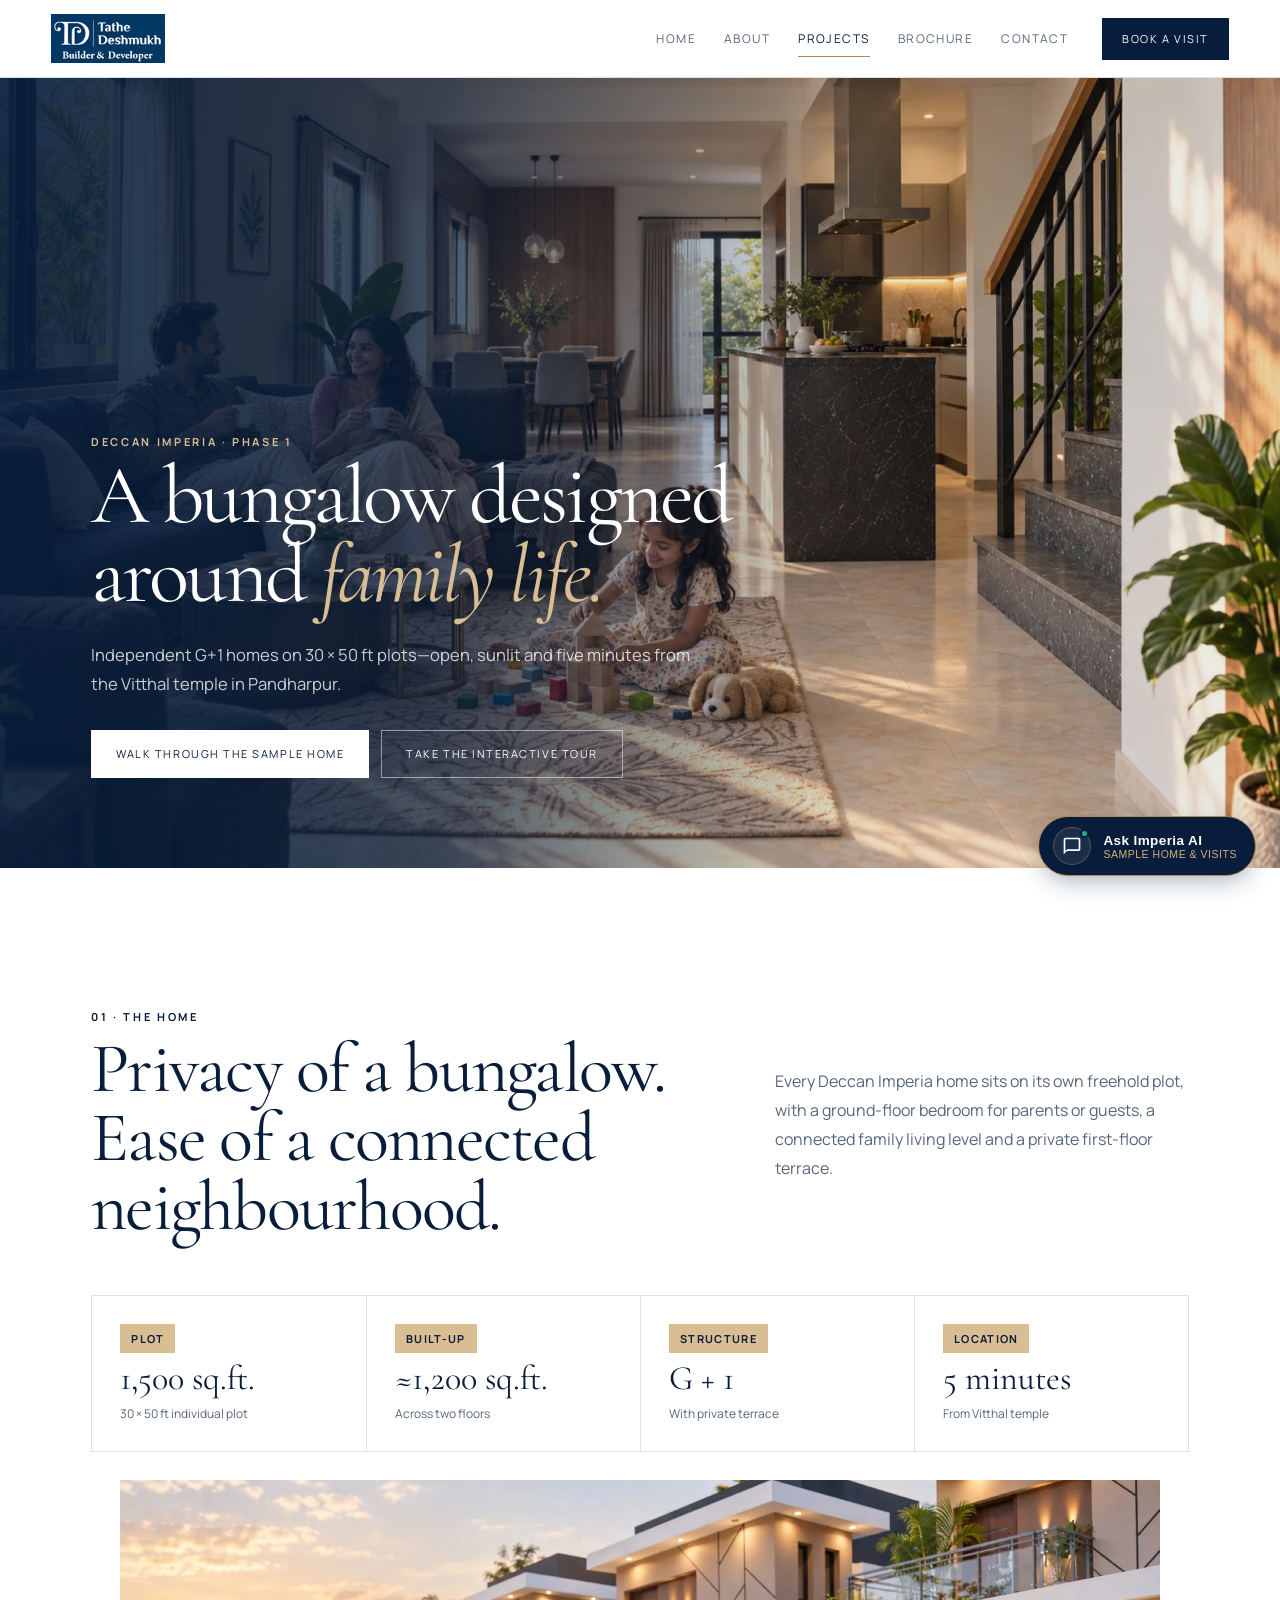
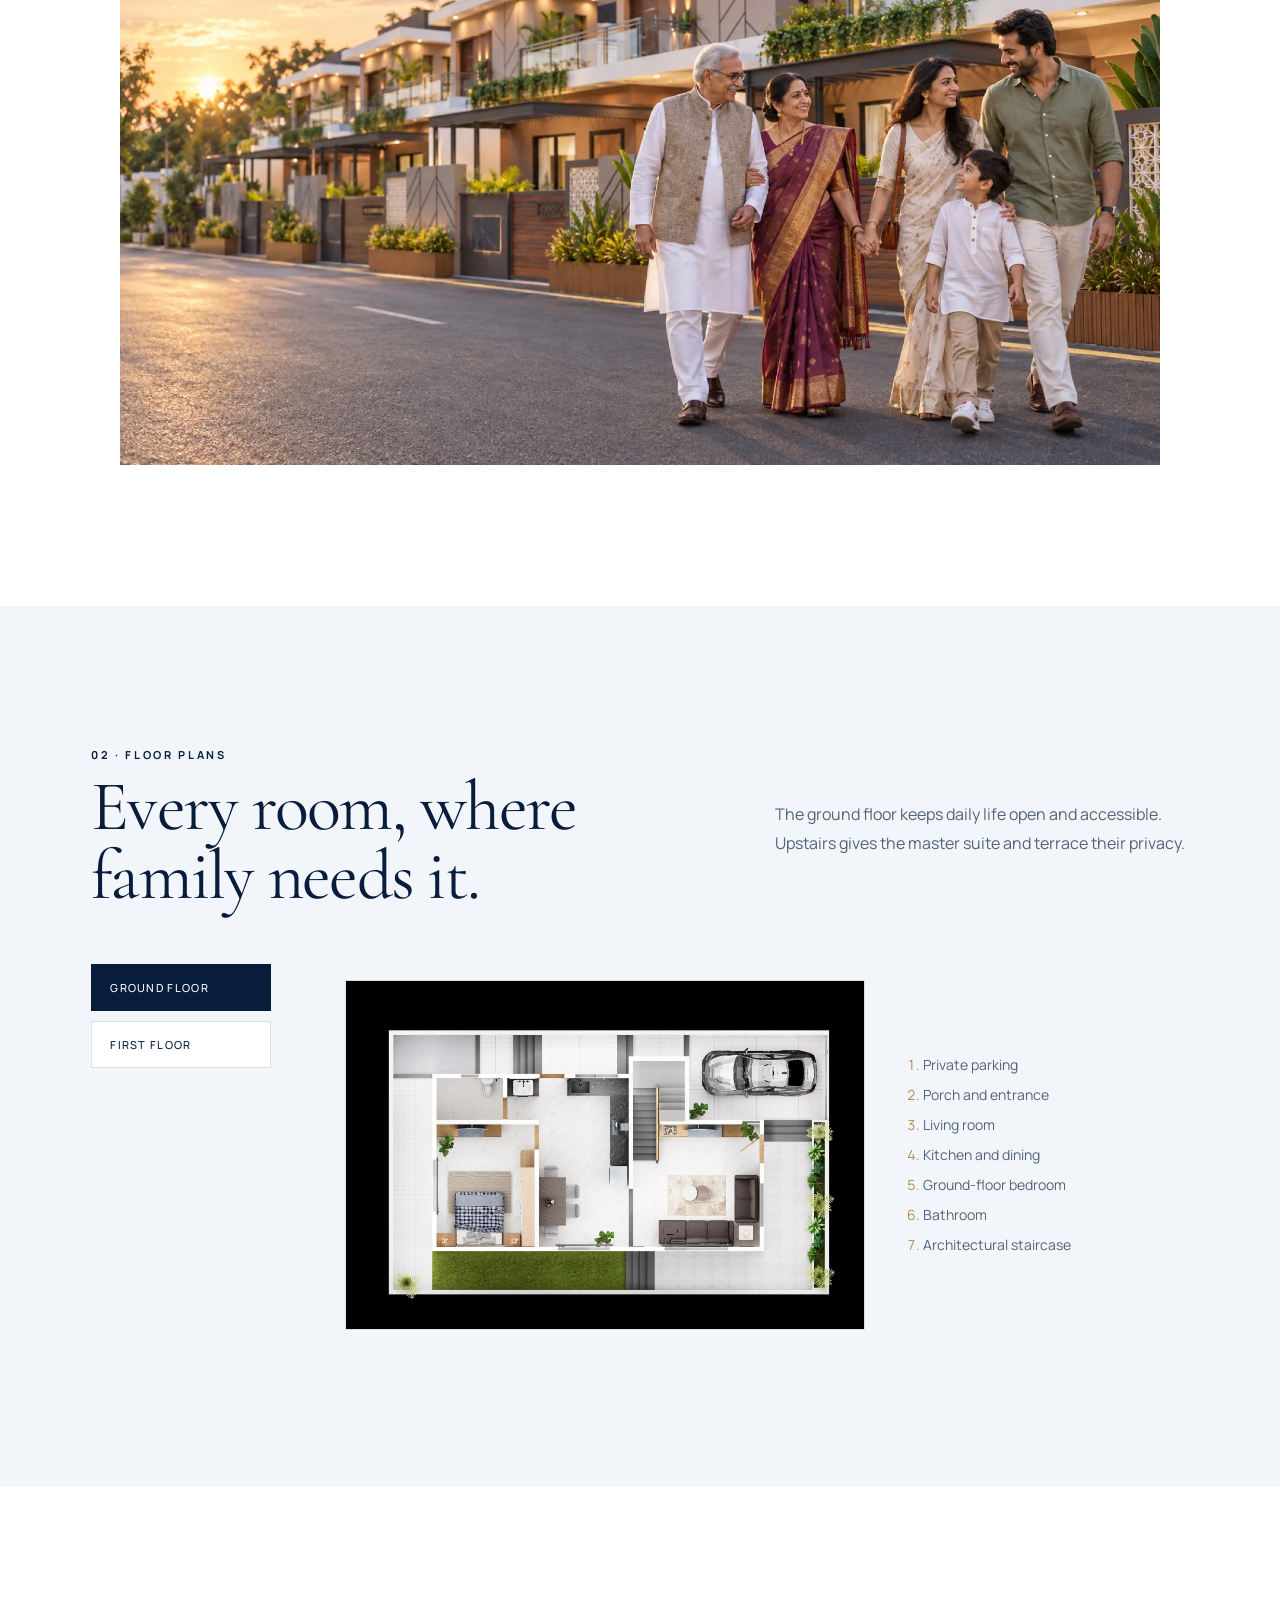
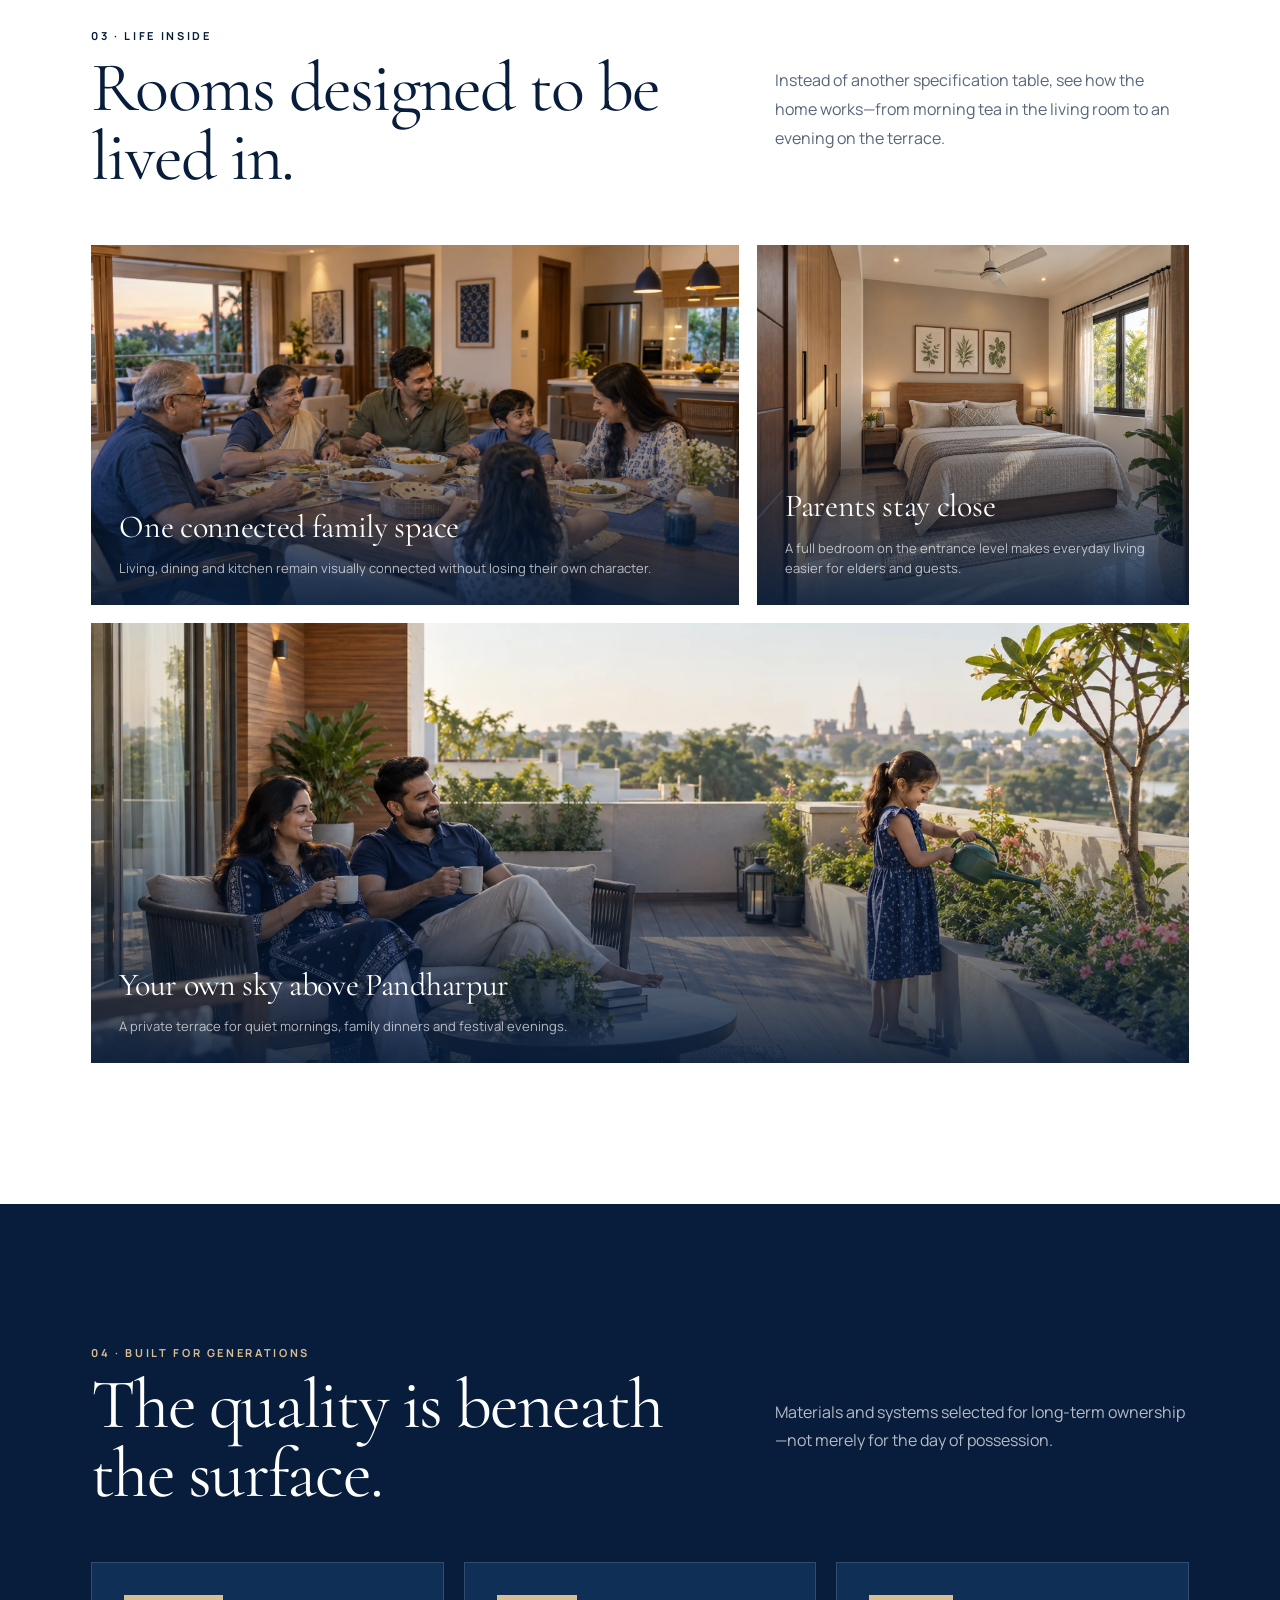
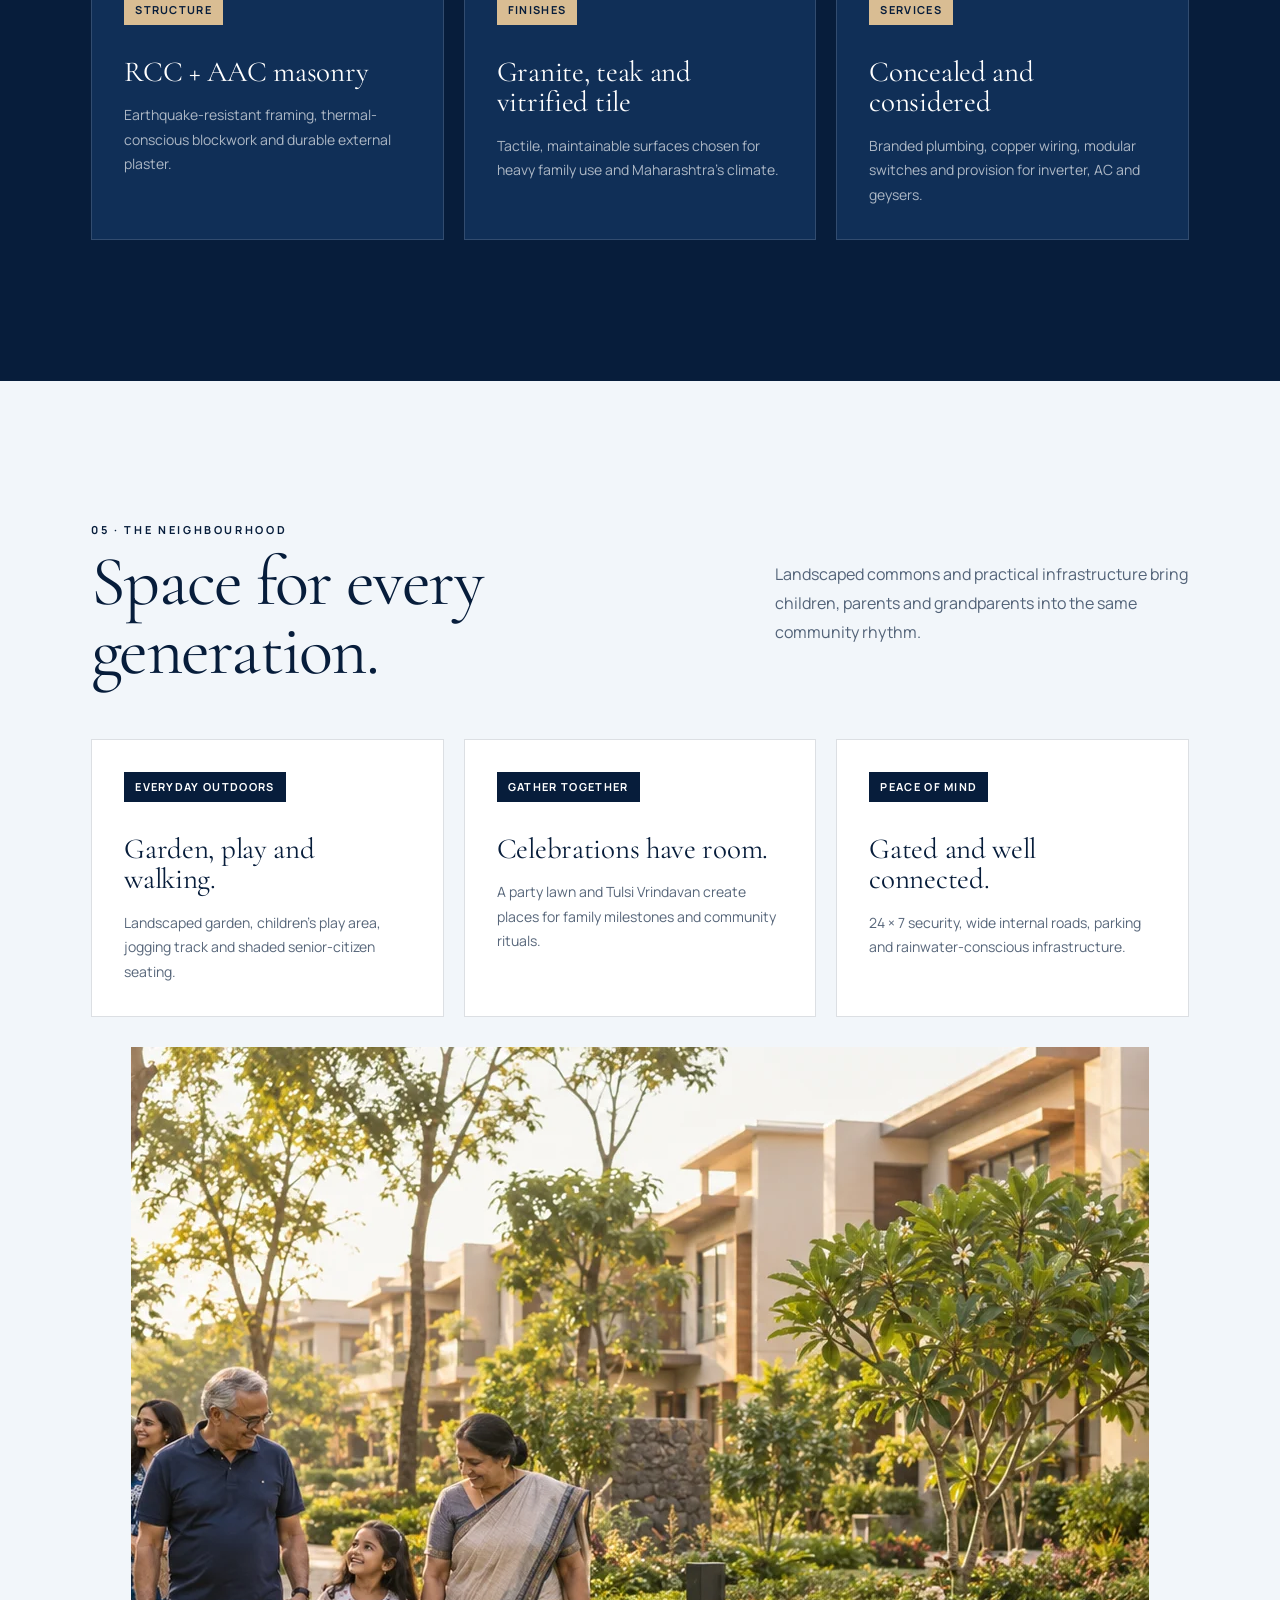
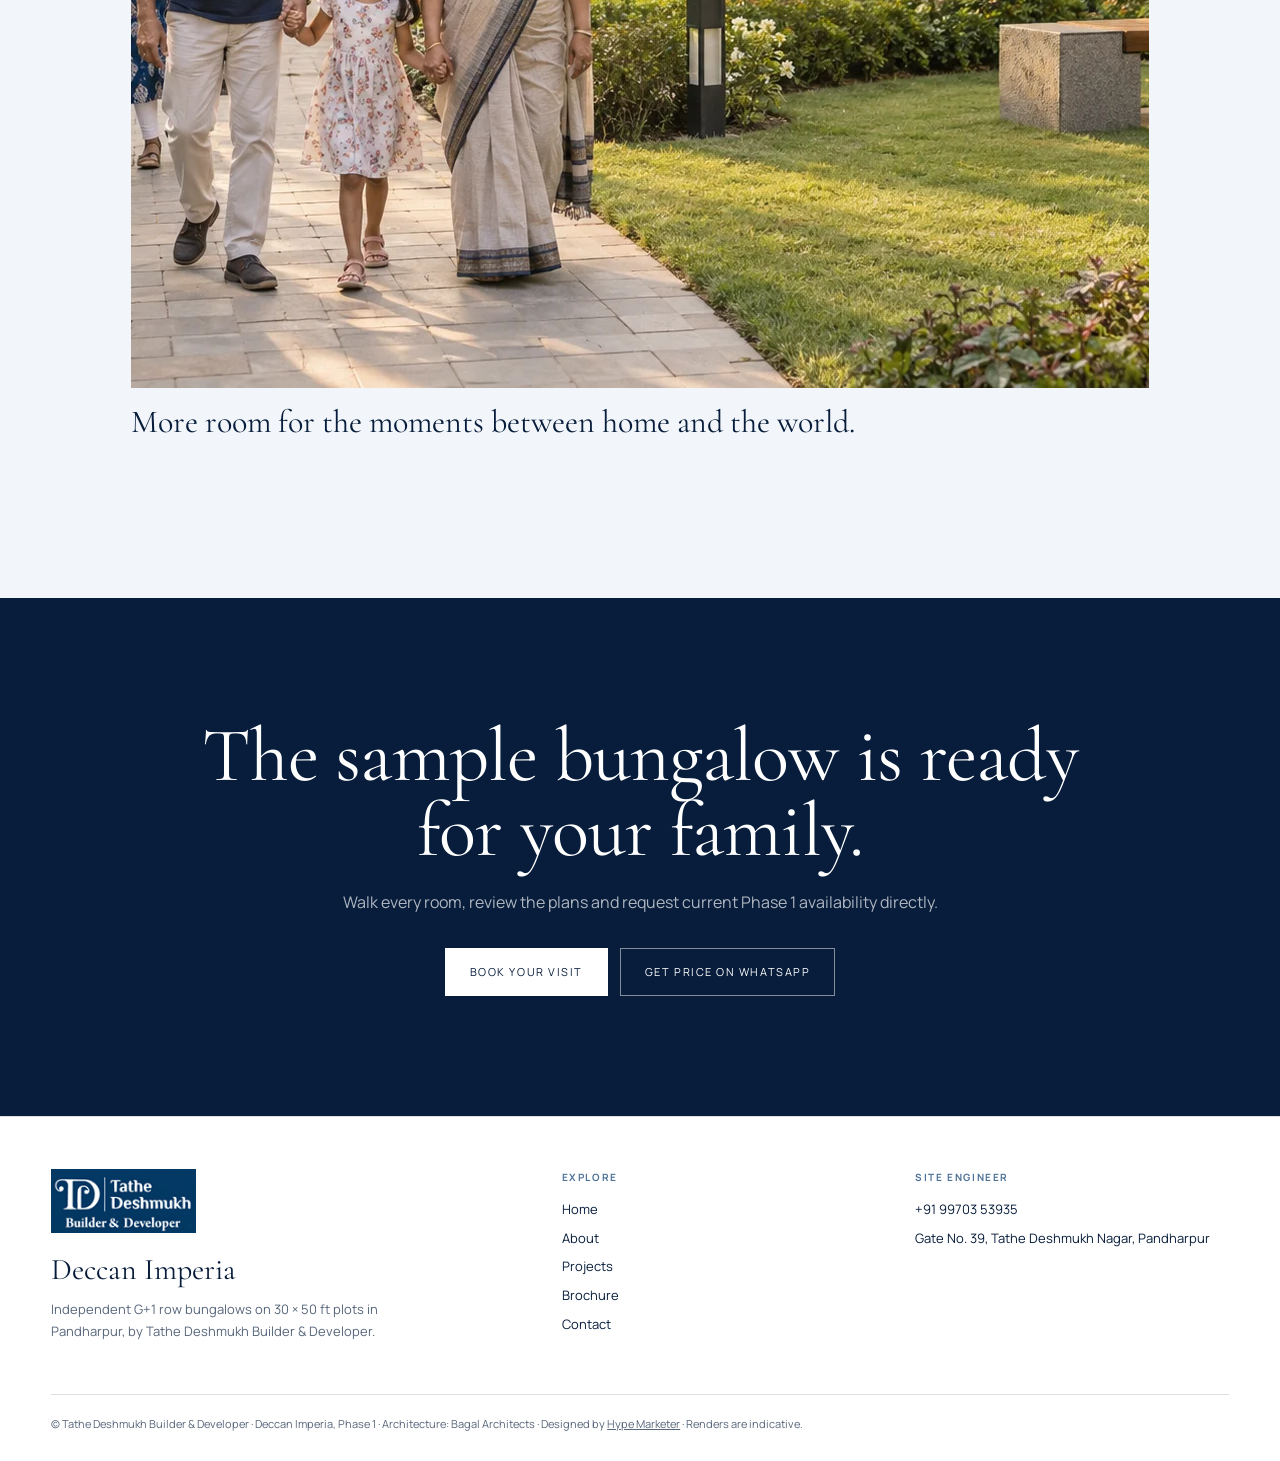
<file: projects.html>
<!doctype html>
<html lang="en">
<head>
<meta charset="utf-8"><meta name="viewport" content="width=device-width, initial-scale=1, viewport-fit=cover">
<title>Deccan Imperia | Luxury G+1 Bungalows in Pandharpur</title>
<meta name="description" content="Deccan Imperia: G+1 luxury row bungalows on 30×50 ft plots in Pandharpur, 5 minutes from the Vitthal temple. Sample home ready to visit.">
<link rel="icon" type="image/png" href="assets/brand/tathe-deshmukh-logo.png">
<link rel="preconnect" href="https://fonts.googleapis.com"><link rel="preconnect" href="https://fonts.gstatic.com" crossorigin>
<link href="https://fonts.googleapis.com/css2?family=Cormorant+Garamond:ital,wght@0,400;0,500;1,400&amp;family=Manrope:wght@300;400;500;600&amp;display=swap" rel="stylesheet">
<link rel="stylesheet" href="css/style.css?v=20260930-1"><link rel="stylesheet" href="css/editorial.css?v=20261007-1">
<link rel="stylesheet" href="css/chatbot.css?v=20261027-1">
</head>
<body class="editorial-page">
<header class="site-header">
  <a class="site-brand" href="index.html" aria-label="Deccan Imperia home"><img class="site-brand-logo" src="assets/brand/tathe-deshmukh-logo.png" width="161" height="71" alt=""></a>
  <nav class="site-nav" aria-label="Main navigation"><a href="index.html">Home</a><a href="about.html">About</a><a class="active" href="projects.html">Projects</a><a href="brochure.html">Brochure</a><a href="contact.html">Contact</a></nav>
  <a class="nav-cta" href="contact.html#enquire">Book a visit</a><button class="menu-toggle" type="button" aria-label="Open navigation" aria-expanded="false"><span></span><span></span><span></span></button>
</header>

<main class="editorial-main">
  <section class="page-hero-new">
    <img src="assets/lifestyle/project-family.webp" alt="A contemporary Maharashtrian family in a Deccan Imperia living room" fetchpriority="high">
    <div class="page-hero-copy"><p class="eyebrow">Deccan Imperia · Phase 1</p><h1>A bungalow designed around <em>family life.</em></h1><p>Independent G+1 homes on 30 × 50 ft plots—open, sunlit and five minutes from the Vitthal temple in Pandharpur.</p><div class="hero-actions"><a class="button-white" href="contact.html#enquire">Walk through the sample home</a><a class="button-line" href="index.html#inside">Take the interactive tour</a></div></div>
  </section>

  <section class="editorial-section">
    <div class="editorial-wrap">
      <div class="section-heading"><div><p class="eyebrow">01 · The home</p><h2>Privacy of a bungalow. Ease of a connected neighbourhood.</h2></div><p>Every Deccan Imperia home sits on its own freehold plot, with a ground-floor bedroom for parents or guests, a connected family living level and a private first-floor terrace.</p></div>
      <div class="fact-row">
        <div><small>Plot</small><strong>1,500 sq.ft.</strong><p>30 × 50 ft individual plot</p></div>
        <div><small>Built-up</small><strong>≈1,200 sq.ft.</strong><p>Across two floors</p></div>
        <div><small>Structure</small><strong>G + 1</strong><p>With private terrace</p></div>
        <div><small>Location</small><strong>5 minutes</strong><p>From Vitthal temple</p></div>
      </div>
      <figure class="project-family-photo"><img src="assets/lifestyle/about-family.webp" alt="A multigenerational Maharashtrian family together outside their villa" loading="lazy" decoding="async" width="2000" height="1125"></figure>
    </div>
  </section>

  <section class="editorial-section mist">
    <div class="editorial-wrap">
      <div class="section-heading"><div><p class="eyebrow">02 · Floor plans</p><h2>Every room, where family needs it.</h2></div><p>The ground floor keeps daily life open and accessible. Upstairs gives the master suite and terrace their privacy.</p></div>
      <div class="plan-shell">
        <div class="plan-buttons" role="tablist"><button data-plan-button="ground" role="tab" aria-selected="true">Ground floor</button><button data-plan-button="first" role="tab" aria-selected="false">First floor</button></div>
        <figure class="editorial-plan is-active" data-editorial-plan="ground"><img src="assets/img/plan-ground.webp" alt="Deccan Imperia ground floor plan — luxury bungalow in Pandharpur"><figcaption><ol><li>Private parking</li><li>Porch and entrance</li><li>Living room</li><li>Kitchen and dining</li><li>Ground-floor bedroom</li><li>Bathroom</li><li>Architectural staircase</li></ol></figcaption></figure>
        <figure class="editorial-plan" data-editorial-plan="first"><img src="assets/img/plan-first.webp" alt="Deccan Imperia first floor plan with bedroom and private terrace"><figcaption><ol><li>Master bedroom</li><li>Ensuite bathroom</li><li>Stair and upper foyer</li><li>Private terrace</li><li>Timber deck</li><li>Garden balcony</li></ol></figcaption></figure>
      </div>
    </div>
  </section>

  <section class="editorial-section">
    <div class="editorial-wrap">
      <div class="section-heading"><div><p class="eyebrow">03 · Life inside</p><h2>Rooms designed to be lived in.</h2></div><p>Instead of another specification table, see how the home works—from morning tea in the living room to an evening on the terrace.</p></div>
      <div class="space-grid">
        <article class="space-card"><img src="assets/lifestyle/family-dining.webp" alt="A multigenerational Maharashtrian family sharing dinner in an open-plan Deccan Imperia home" loading="lazy"><div><h3>One connected family space</h3><p>Living, dining and kitchen remain visually connected without losing their own character.</p></div></article>
        <article class="space-card"><img src="assets/tour/008-ground-bedroom.webp" alt="Ground floor bedroom in a Deccan Imperia bungalow" loading="lazy"><div><h3>Parents stay close</h3><p>A full bedroom on the entrance level makes everyday living easier for elders and guests.</p></div></article>
        <article class="space-card"><img src="assets/lifestyle/terrace-family.webp" alt="A Maharashtrian family enjoying their landscaped private terrace in Pandharpur" loading="lazy"><div><h3>Your own sky above Pandharpur</h3><p>A private terrace for quiet mornings, family dinners and festival evenings.</p></div></article>
      </div>
    </div>
  </section>

  <section class="editorial-section navy">
    <div class="editorial-wrap">
      <div class="section-heading"><div><p class="eyebrow">04 · Built for generations</p><h2>The quality is beneath the surface.</h2></div><p>Materials and systems selected for long-term ownership—not merely for the day of possession.</p></div>
      <div class="card-grid">
        <article class="info-card"><span class="card-index">Structure</span><h3>RCC + AAC masonry</h3><p>Earthquake-resistant framing, thermal-conscious blockwork and durable external plaster.</p></article>
        <article class="info-card"><span class="card-index">Finishes</span><h3>Granite, teak and vitrified tile</h3><p>Tactile, maintainable surfaces chosen for heavy family use and Maharashtra’s climate.</p></article>
        <article class="info-card"><span class="card-index">Services</span><h3>Concealed and considered</h3><p>Branded plumbing, copper wiring, modular switches and provision for inverter, AC and geysers.</p></article>
      </div>
    </div>
  </section>

  <section class="editorial-section mist">
    <div class="editorial-wrap">
      <div class="section-heading"><div><p class="eyebrow">05 · The neighbourhood</p><h2>Space for every generation.</h2></div><p>Landscaped commons and practical infrastructure bring children, parents and grandparents into the same community rhythm.</p></div>
      <div class="card-grid">
        <article class="info-card"><span class="card-index">Everyday outdoors</span><h3>Garden, play and walking.</h3><p>Landscaped garden, children’s play area, jogging track and shaded senior-citizen seating.</p></article>
        <article class="info-card"><span class="card-index">Gather together</span><h3>Celebrations have room.</h3><p>A party lawn and Tulsi Vrindavan create places for family milestones and community rituals.</p></article>
        <article class="info-card"><span class="card-index">Peace of mind</span><h3>Gated and well connected.</h3><p>24 × 7 security, wide internal roads, parking and rainwater-conscious infrastructure.</p></article>
      </div>
      <figure class="project-neighbourhood-photo"><img src="assets/lifestyle/community-garden.webp" alt="A multigenerational Maharashtrian family walking through a landscaped villa neighbourhood" loading="lazy" decoding="async" width="1672" height="941"><figcaption>More room for the moments between home and the world.</figcaption></figure>
    </div>
  </section>

  <section class="editorial-cta"><div class="editorial-wrap"><h2>The sample bungalow is ready for your family.</h2><p>Walk every room, review the plans and request current Phase 1 availability directly.</p><div class="hero-actions"><a class="button-white" href="contact.html#enquire">Book your visit</a><a class="button-line" href="https://wa.me/919970353935?text=Hello%2C%20please%20send%20the%20Deccan%20Imperia%20Phase%201%20price%20and%20availability." target="_blank" rel="noopener">Get price on WhatsApp</a></div></div></section>
</main>

<footer class="site-footer"><div class="footer-grid"><div><img class="footer-logo" src="assets/brand/tathe-deshmukh-logo.png" width="161" height="71" alt="Tathe Deshmukh Builder and Developer"><div class="footer-title">Deccan Imperia</div><p class="footer-note">Independent G+1 row bungalows on 30 × 50 ft plots in Pandharpur, by Tathe Deshmukh Builder &amp; Developer.</p></div><div class="footer-col"><b>Explore</b><a href="index.html">Home</a><a href="about.html">About</a><a href="projects.html">Projects</a><a href="brochure.html">Brochure</a><a href="contact.html">Contact</a></div><div class="footer-col"><b>Site Engineer</b><a href="tel:+919970353935">+91 99703 53935</a><span>Gate No. 39, Tathe Deshmukh Nagar, Pandharpur</span></div></div><div class="footer-bottom">© Tathe Deshmukh Builder &amp; Developer · Deccan Imperia, Phase 1 · Architecture: Bagal Architects · Designed by <a href="http://hypemarketer.in/" target="_blank" rel="noopener" style="color:inherit;text-decoration:underline">Hype Marketer</a> · Renders are indicative.</div></footer>
<script src="js/editorial.js?v=20261007-1"></script>
<script src="js/chatbot.js?v=20261027-1" defer></script>
</body>
</html>
</file>
<file: css/style.css>
/* ==========================================================================
   Deccan Imperia — scroll film
   Palette is read off the architect's renders: warm sand cladding, espresso
   trims, cream slab bands.
   ========================================================================== */
:root{
  --ink:      #120f0d;
  --ink-2:    #1c1815;
  --cream:    #f4efe7;
  --cream-2:  #e8e0d4;
  --sand:     #c9a67f;
  --sand-2:   #a9855f;
  --mute:     rgba(244,239,231,.66);
  --line:     rgba(244,239,231,.18);
  --serif: "Cormorant Garamond", Georgia, serif;
  --sans:  "Manrope", ui-sans-serif, system-ui, -apple-system, "Segoe UI", sans-serif;
  --pad:   clamp(16px, 4.2vw, 64px);
  --ease:  cubic-bezier(.2,.7,.1,1);
}
*{box-sizing:border-box}
html{-webkit-text-size-adjust:100%}
html.lenis, html.lenis body{height:auto}
.lenis.lenis-smooth{scroll-behavior:auto !important}
body{margin:0;background:var(--ink);color:var(--cream);font:400 16px/1.6 var(--sans);
     -webkit-font-smoothing:antialiased;overflow-x:hidden}
img{display:block;max-width:100%}
a{color:inherit}
h1,h2,h3{font-family:var(--serif);font-weight:400;letter-spacing:-.01em;margin:0}
em{font-style:italic;color:var(--sand)}
.eyebrow{margin:0 0 .9em;font:500 11px/1 var(--sans);letter-spacing:.24em;text-transform:uppercase;color:var(--sand)}

/* ------------------------------------------------------------------ header */
.bar{position:fixed;inset:0 0 auto;z-index:50;display:flex;align-items:center;gap:24px;
     padding:14px var(--pad);
     background:linear-gradient(to bottom, rgba(18,15,13,.72), rgba(18,15,13,0));
     transition:background .4s}
.bar.solid{background:rgba(18,15,13,.86);backdrop-filter:blur(14px)}
.brand{display:flex;align-items:center;gap:12px;text-decoration:none;margin-right:auto}
.brand-logo{display:block;width:auto;height:48px;object-fit:contain}
.brand-mark{display:grid;place-items:center;width:38px;height:38px;border:1px solid var(--sand);
            font:500 13px/1 var(--serif);letter-spacing:.08em;color:var(--sand)}
.brand-text{display:flex;flex-direction:column;line-height:1.15}
.brand-text b{font:500 17px/1.1 var(--serif);letter-spacing:.02em}
.brand-text small{font-size:10px;letter-spacing:.2em;text-transform:uppercase;color:var(--mute)}
.nav{display:flex;gap:28px}
.nav a{font-size:13px;letter-spacing:.06em;text-decoration:none;color:var(--mute);transition:color .2s}
.nav a:hover{color:var(--cream)}
.btn{display:inline-flex;align-items:center;justify-content:center;gap:8px;
     padding:11px 20px;font:500 12px/1 var(--sans);letter-spacing:.14em;text-transform:uppercase;
     text-decoration:none;cursor:pointer;border:1px solid transparent;transition:all .25s var(--ease)}
.btn-solid{background:var(--sand);color:var(--ink);border-color:var(--sand)}
.btn-solid:hover{background:var(--cream);border-color:var(--cream)}
.btn-line{border-color:var(--line);color:var(--cream)}
.btn-line:hover{border-color:var(--sand);color:var(--sand)}

/* ------------------------------------------------------------ chapter rail */
.rail{position:fixed;right:var(--pad);top:50%;transform:translateY(-50%);z-index:40;
      list-style:none;margin:0;padding:0;display:flex;flex-direction:column;gap:14px;
      opacity:0;transition:opacity .4s}
.rail.show{opacity:1}
.rail li{display:flex;align-items:center;justify-content:flex-end;gap:10px;
         font-size:10px;letter-spacing:.2em;text-transform:uppercase;color:rgba(244,239,231,.35);
         transition:color .3s}
.rail li::after{content:"";width:18px;height:1px;background:currentColor;transition:width .35s var(--ease)}
.rail li span{opacity:0;transform:translateX(6px);transition:all .35s var(--ease)}
.rail li.on{color:var(--cream)}
.rail li.on::after{width:36px;background:var(--sand)}
.rail li.on span{opacity:1;transform:none}
.progress{position:fixed;left:0;right:0;top:0;height:2px;z-index:60;pointer-events:none}
.progress i{display:block;height:100%;background:var(--sand);transform-origin:0 50%;transform:scaleX(0)}

/* ------------------------------------------------------------ scenes */
/* The SECTION owns the scroll length (set from data-len) and the STAGE sticks inside it.
   This replaces GSAP pinning: with five stacked scenes, pin-spacers left seams between
   sections and scenes could enter with an unpainted canvas. Sticky keeps every stage in
   normal flow, so there is nothing to mis-measure. */
.scene{position:relative}
/* Overlap consecutive cinematic chapters by one viewport. Without this overlap,
   the next sticky stage enters visibly from the bottom while the old stage exits.
   With it, both chapter stages meet at the same fixed viewport position and the
   handoff reads as the same stationary blink used inside each chapter. */
.scene + .scene{margin-top:-100vh;margin-top:-100svh}
.stage{position:sticky;top:0;height:100vh;height:100svh;overflow:hidden;background:var(--ink)}
.scene>.stage{opacity:0;visibility:hidden;transition:opacity 80ms linear}
#intro>.stage,.scene.is-entered>.stage{opacity:1;visibility:visible}
.scene-dark .stage{background:#000}
.cam{position:absolute;inset:0;overflow:hidden}
.shot{position:absolute;left:0;top:0;transform-origin:0 0;will-change:transform,opacity;
      user-select:none;-webkit-user-drag:none;max-width:none}
.cam .shot + .shot{opacity:0}
/* depth renderer: the canvas draws the shots; the <img>s stay in the DOM as texture sources */
.depth-canvas{position:absolute;inset:0;width:100%;height:100%;display:block}
.gl-on .shot{visibility:hidden}
/* the architect's pencil sketch sits exactly over the dusk render (pixel-registered)
   and is masked away left-to-right as the visitor scrolls */
.cam .shot.shot-sketch{opacity:1;--rev:-30%;
  -webkit-mask-image:linear-gradient(90deg,transparent calc(var(--rev) - 0%),#000 calc(var(--rev) + 22%));
          mask-image:linear-gradient(90deg,transparent calc(var(--rev) - 0%),#000 calc(var(--rev) + 22%))}

.shade{position:absolute;inset:0;pointer-events:none}
.shade-left{background:linear-gradient(90deg, rgba(12,10,9,.78) 0%, rgba(12,10,9,.35) 38%, rgba(12,10,9,0) 64%)}
.shade-bottom{background:linear-gradient(0deg, rgba(12,10,9,.8) 0%, rgba(12,10,9,.2) 34%, rgba(12,10,9,0) 55%)}

.intro-copy{position:absolute;left:var(--pad);bottom:clamp(64px,12vh,140px);max-width:min(620px,86vw)}
.intro-copy h1{font-size:clamp(40px,6.4vw,92px);line-height:.98}
.intro-copy .lede{margin:1.2em 0 0;max-width:40ch;font-size:clamp(15px,1.25vw,18px);color:var(--mute)}
.hint{display:flex;align-items:center;gap:12px;margin-top:2.4em;font-size:11px;letter-spacing:.22em;
      text-transform:uppercase;color:var(--mute)}
.hint-line{width:48px;height:1px;background:var(--sand);transform-origin:left;animation:hint 2.4s var(--ease) infinite}
@keyframes hint{0%{transform:scaleX(0)}50%{transform:scaleX(1)}100%{transform:scaleX(0);transform-origin:right}}

.caption{position:absolute;left:var(--pad);bottom:clamp(56px,11vh,120px);max-width:min(560px,84vw);
         opacity:0;pointer-events:none}
.caption h2{font-size:clamp(30px,4.3vw,60px);line-height:1.04}

.unit-count{position:absolute;right:calc(var(--pad) + 110px);bottom:clamp(56px,11vh,120px);
            font-family:var(--serif);display:flex;align-items:baseline;gap:8px;opacity:0}
.uc-n{font-size:clamp(52px,7vw,104px);line-height:1;color:var(--cream)}
.uc-of{font-size:18px;color:var(--mute)}

.veil{position:absolute;inset:0;background:#000;opacity:0;pointer-events:none}

/* room card — interior chapters */
.room-card{position:absolute;left:var(--pad);bottom:clamp(40px,9vh,100px);width:min(360px,84vw);
           padding:22px 24px 24px;border:1px solid var(--line);
           background:rgba(10,9,8,.62);backdrop-filter:blur(16px) saturate(1.2);opacity:0}
.rc-floor{margin:0;font-size:10px;letter-spacing:.24em;text-transform:uppercase;color:var(--sand)}
.rc-num{margin:.8em 0 0;font:400 13px/1 var(--sans);color:var(--mute);letter-spacing:.1em}
.rc-name{font-size:clamp(28px,3vw,40px);line-height:1.05;margin-top:.15em}
.rc-line{margin:.7em 0 0;font-size:14px;color:var(--mute);line-height:1.55}
.floor-tag{position:absolute;right:var(--pad);top:88px;font-size:10px;letter-spacing:.24em;
           text-transform:uppercase;color:rgba(244,239,231,.5);padding-right:110px}

/* ------------------------------------------------------------ blocks */
.block{position:relative;padding:clamp(88px,14vh,160px) 0;background:var(--ink)}
.wrap{width:min(1200px,100%);margin:0 auto;padding:0 var(--pad)}
.wrap.narrow{width:min(820px,100%)}
.block-h{font-size:clamp(34px,4.6vw,64px);line-height:1.02;max-width:18ch}

.facts{display:grid;grid-template-columns:repeat(4,1fr);gap:0;margin:56px 0 64px;
       border-top:1px solid var(--line);border-bottom:1px solid var(--line)}
.facts>div{padding:28px 24px 26px 0}
.facts>div + div{padding-left:24px;border-left:1px solid var(--line)}
.facts dt{font-size:10px;letter-spacing:.24em;text-transform:uppercase;color:var(--sand)}
.facts dd{margin:.4em 0 0;font:400 clamp(34px,3.6vw,52px)/1 var(--serif)}
.facts dd span{font:400 13px/1 var(--sans);color:var(--mute);margin-left:6px}
.facts p{margin:.6em 0 0;font-size:13px;color:var(--mute)}

.plan-tabs{display:flex;gap:4px;margin-bottom:20px}
.plan-tabs button{padding:12px 18px;background:transparent;border:1px solid var(--line);
                  color:var(--mute);font:500 12px/1 var(--sans);letter-spacing:.14em;text-transform:uppercase;cursor:pointer}
.plan-tabs button[aria-selected="true"]{border-color:var(--sand);color:var(--ink);background:var(--sand)}
.plan-view{position:relative}
.plan{margin:0;display:none;grid-template-columns:minmax(0,1fr) 240px;gap:40px;align-items:center}
.plan.is-on{display:grid}
.plan img{width:100%;background:#000}
.plan-key{margin:0;padding:0 0 0 22px;font-size:14px;color:var(--mute);line-height:2.1}
.plan-key li::marker{color:var(--sand);font-family:var(--serif)}

.block-quote{background:var(--ink-2)}
blockquote{margin:0;font:italic 400 clamp(26px,3.2vw,42px)/1.3 var(--serif);color:var(--cream)}
.sig{margin:1.6em 0 0;color:var(--sand);font-size:18px;letter-spacing:.1em}

.split{display:grid;grid-template-columns:1.1fr 1fr;gap:clamp(40px,7vw,120px);align-items:start}
address{font-style:normal;margin:28px 0;color:var(--mute);line-height:1.9}
.times{list-style:none;margin:0;padding:0;border-top:1px solid var(--line)}
.times li{display:flex;justify-content:space-between;padding:18px 0;border-bottom:1px solid var(--line)}
.times b{font:400 22px/1 var(--serif);color:var(--sand)}

.block-cta{overflow:hidden;text-align:left}
.cta-bg{position:absolute;inset:0;background:url(../assets/tour/001-row-wide.webp) center/cover;opacity:.22}
.block-cta .wrap{position:relative}
.enquire{display:grid;grid-template-columns:1fr 1fr;gap:16px;margin-top:40px}
.enquire label{display:flex;flex-direction:column;gap:8px;font-size:11px;letter-spacing:.2em;text-transform:uppercase;color:var(--mute)}
.enquire .full{grid-column:1/-1}
.enquire input,.enquire select{padding:14px 16px;background:rgba(12,10,9,.6);border:1px solid var(--line);
      color:var(--cream);font:400 16px/1.2 var(--sans)}
.enquire input:focus,.enquire select:focus{outline:none;border-color:var(--sand)}
.form-note{margin:0;font-size:13px;color:var(--sand);min-height:1.2em}
.phones{display:flex;gap:28px;margin-top:36px}
.phones a{font:400 22px/1 var(--serif);text-decoration:none;color:var(--cream)}
.phones a:hover{color:var(--sand)}

.foot{padding:40px var(--pad);border-top:1px solid var(--line);display:flex;justify-content:space-between;
      gap:16px;font-size:12px;color:var(--mute)}
.foot p{margin:0}

/* ------------------------------------------------------------ mobile */
@media (max-width: 860px){
  :root{--pad:clamp(16px,5vw,24px)}
  body{font-size:15px}
  .bar{height:60px;padding:10px max(var(--pad),env(safe-area-inset-left));gap:12px;
       background:linear-gradient(to bottom,rgba(18,15,13,.88),rgba(18,15,13,.24),transparent)}
  .bar.solid{background:rgba(18,15,13,.92)}
  .brand{gap:9px;min-width:0}
  .brand-logo{height:40px;width:auto}
  .brand-mark{width:34px;height:34px;font-size:11px;flex:0 0 auto}
  .brand-text b{font-size:15px;white-space:nowrap}
  .brand-text small{font-size:8px;letter-spacing:.14em}
  .nav{display:none}
  .bar .btn{padding:9px 11px;font-size:9px;letter-spacing:.11em;white-space:nowrap}
  .rail{display:none}
  .progress{top:0;height:2px}
  .stage{height:100svh;min-height:560px}
  .intro-copy{left:var(--pad);right:var(--pad);bottom:max(42px,calc(env(safe-area-inset-bottom) + 28px));max-width:none}
  .intro-copy h1{font-size:clamp(39px,12.5vw,54px);line-height:.94}
  .intro-copy .lede{font-size:14px;max-width:34ch}
  .hint{margin-top:1.65em;font-size:9px;letter-spacing:.18em}
  .caption{left:var(--pad);right:var(--pad);bottom:max(34px,calc(env(safe-area-inset-bottom) + 24px));max-width:none}
  .caption h2{font-size:clamp(31px,9.6vw,43px);line-height:.98;max-width:9.5em}
  .eyebrow{font-size:9px;letter-spacing:.19em}
  .room-card{left:var(--pad);right:var(--pad);bottom:max(24px,calc(env(safe-area-inset-bottom) + 18px));
             width:auto;padding:17px 18px 19px;background:rgba(10,9,8,.72);backdrop-filter:blur(12px) saturate(1.15)}
  .rc-name{font-size:30px}
  .rc-line{font-size:13px;line-height:1.45}
  .unit-count{right:var(--pad);bottom:auto;top:96px}
  .floor-tag{top:72px;right:var(--pad);padding-right:0;font-size:8px;letter-spacing:.18em}
  .facts{grid-template-columns:1fr 1fr}
  .facts>div:nth-child(3){padding-left:0;border-left:0}
  .facts>div:nth-child(n+3){border-top:1px solid var(--line)}
  .plan{grid-template-columns:1fr;gap:20px}
  .split{grid-template-columns:1fr}
  .enquire{grid-template-columns:1fr}
  .block{padding:80px 0}
  .facts{margin:40px 0 46px}
  .facts>div{padding:20px 12px 20px 0}
  .facts>div + div{padding-left:12px}
  .phones{flex-direction:column;gap:14px}
  .foot{flex-direction:column}
}

@media (max-width: 370px){
  .brand-text small{display:none}
  .brand-text b{font-size:14px}
  .bar .btn{padding-inline:9px}
}

/* ------------------------------------------------------------ reduced motion */
@media (prefers-reduced-motion: reduce){
  .scene{height:auto !important}
  .scene + .scene{margin-top:0}
  .stage{position:static;height:auto;min-height:0}
  .scene>.stage{opacity:1;visibility:visible;transition:none}
  .cam{position:relative;inset:auto}
  .shot{position:relative !important;transform:none !important;opacity:1 !important;width:100% !important;height:auto !important}
  .cam .shot + .shot{margin-top:2px}
  .shade,.veil,.unit-count,.hint-line,.shot-sketch{display:none}
  .caption,.room-card{position:relative;left:auto;bottom:auto;opacity:1;transform:none;margin:24px var(--pad);width:auto}
  .intro-copy{position:relative;left:auto;bottom:auto;padding:120px var(--pad) 40px;max-width:none}
  .floor-tag{display:none}
}

/* ==========================================================================
   DESIGN PASS — section rhythm, specification, amenities, location, footer
   The jali screen in the renders is the one ornamental motif in the
   architecture, so it becomes the site's only ornament too: a fine geometric
   rule that separates chapters. Everything else stays typographic.
   ========================================================================== */

/* ---------------------------------------------------------------- overflow fixes */
.wrap{width:min(1200px,100%);margin-inline:auto;padding-inline:var(--pad)}
.block{overflow:clip}                      /* a wide child must never scroll the page */

/* the facts row was clipping its last column at 1440 */
.facts{grid-template-columns:repeat(auto-fit,minmax(190px,1fr));gap:0}
.facts>div{padding:26px 22px 24px 0;min-width:0}
.facts>div+div{padding-left:22px}

/* ---------------------------------------------------------------- jali rule */
.block + .block::before{
  content:"";position:absolute;inset:0 var(--pad) auto;height:1px;
  background:
    repeating-linear-gradient(90deg,
      var(--line) 0 6px, transparent 6px 12px);
  opacity:.7}
.block{position:relative}

.block-lede{margin:1.1em 0 0;max-width:52ch;color:var(--mute);font-size:clamp(15px,1.2vw,17px)}

/* ---------------------------------------------------------------- specification */
.specs{display:grid;grid-template-columns:repeat(auto-fit,minmax(280px,1fr));
       gap:1px;margin-top:clamp(44px,6vw,72px);background:var(--line)}
.spec{background:var(--ink);padding:clamp(26px,2.6vw,38px) clamp(22px,2.2vw,32px)}
.spec h3{display:flex;align-items:baseline;gap:12px;font-size:clamp(20px,1.9vw,26px);
         padding-bottom:.7em;border-bottom:1px solid var(--line)}
.spec-n{font:500 10px/1 var(--sans);letter-spacing:.2em;color:var(--sand)}
.spec ul{margin:1.1em 0 0;padding:0;list-style:none}
.spec li{position:relative;padding-left:18px;margin-bottom:.7em;font-size:14px;
         line-height:1.6;color:var(--mute)}
.spec li::before{content:"";position:absolute;left:0;top:.62em;width:6px;height:1px;background:var(--sand)}

/* ---------------------------------------------------------------- amenities */
.amen{list-style:none;margin:clamp(44px,6vw,72px) 0 0;padding:0;
      display:grid;grid-template-columns:repeat(auto-fit,minmax(240px,1fr));
      gap:1px;background:var(--line)}
.amen li{background:var(--ink);padding:clamp(26px,2.4vw,34px) clamp(20px,2vw,28px);
         display:flex;flex-direction:column;gap:6px;transition:background .3s var(--ease)}
.amen li:hover{background:var(--ink-2)}
.amen-i{font-size:20px;line-height:1;color:var(--sand);margin-bottom:10px}
.amen b{font:400 clamp(18px,1.6vw,22px)/1.2 var(--serif)}
.amen i{font-style:normal;font-size:13px;color:var(--mute);line-height:1.55}

/* ---------------------------------------------------------------- location */
.split{display:grid;grid-template-columns:minmax(0,1fr) minmax(0,1.05fr);
       gap:clamp(36px,5vw,84px);align-items:start}
.times{list-style:none;margin:0;padding:0;border-top:1px solid var(--line)}
.times li{display:flex;align-items:baseline;justify-content:space-between;gap:20px;
          padding:15px 0;border-bottom:1px solid var(--line)}
.times li span{font-size:14px;color:var(--mute);min-width:0}
.times b{flex:none;font:400 26px/1 var(--serif);color:var(--sand);
         display:inline-flex;align-items:baseline;gap:5px}
.times b i{font:400 10px/1 var(--sans);font-style:normal;letter-spacing:.18em;
           text-transform:uppercase;color:var(--mute)}
.times-note{margin:16px 0 0;font-size:12px;color:var(--mute);opacity:.8}

/* ---------------------------------------------------------------- contact */
.block-cta .cta-bg{opacity:.16}
.block-cta::after{content:"";position:absolute;inset:0;
  background:linear-gradient(90deg, rgba(12,10,9,.94), rgba(12,10,9,.55));pointer-events:none}
.block-cta .wrap{position:relative;z-index:1}
.enquire{display:grid;grid-template-columns:1fr 1fr;gap:18px;margin-top:40px;max-width:640px}
.enquire label{display:flex;flex-direction:column;gap:9px;
               font:500 10px/1 var(--sans);letter-spacing:.2em;text-transform:uppercase;color:var(--sand)}
.enquire input,.enquire select{
  padding:15px 16px;background:rgba(244,239,231,.05);
  border:1px solid var(--line);border-radius:2px;
  color:var(--cream);font:400 16px/1.2 var(--sans);
  transition:border-color .25s var(--ease), background .25s var(--ease)}
.enquire input::placeholder{color:rgba(244,239,231,.35)}
.enquire input:hover,.enquire select:hover{border-color:rgba(244,239,231,.3)}
.enquire input:focus,.enquire select:focus{outline:none;border-color:var(--sand);
  background:rgba(244,239,231,.08)}
.enquire select{appearance:none;cursor:pointer;
  background-image:linear-gradient(45deg,transparent 50%,var(--sand) 50%),
                   linear-gradient(135deg,var(--sand) 50%,transparent 50%);
  background-position:calc(100% - 20px) 55%, calc(100% - 14px) 55%;
  background-size:6px 6px, 6px 6px;background-repeat:no-repeat}
.enquire button{margin-top:6px;padding:16px 24px}
.phones{display:flex;flex-wrap:wrap;gap:12px 32px;margin-top:38px;align-items:baseline}
.phones a{font:400 clamp(20px,2vw,26px)/1 var(--serif);text-decoration:none;
          border-bottom:1px solid transparent;transition:border-color .25s,color .25s}
.phones a:hover{color:var(--sand);border-bottom-color:var(--sand)}

/* ---------------------------------------------------------------- footer */
.foot{padding:clamp(56px,7vw,88px) 0 0;border-top:1px solid var(--line);
      font-size:13px;color:var(--mute);background:var(--ink-2)}
.foot p{margin:0}
.foot-grid{display:grid;grid-template-columns:auto 1fr auto;gap:clamp(32px,5vw,72px);
           align-items:start;padding-bottom:clamp(40px,5vw,64px)}
.foot-brand{display:flex;gap:14px;align-items:flex-start}
.foot-brand-logo{display:block;width:auto;height:62px;object-fit:contain;flex:0 0 auto}
.foot-brand b{font:500 18px/1.2 var(--serif);color:var(--cream)}
.foot-brand span{font-size:11px;letter-spacing:.16em;text-transform:uppercase}
.foot-meta{display:grid;grid-template-columns:repeat(auto-fit,minmax(170px,1fr));
           gap:26px 32px;margin:0}
.foot-meta dt{font:500 10px/1 var(--sans);letter-spacing:.2em;text-transform:uppercase;
              color:var(--sand);margin-bottom:8px}
.foot-meta dd{margin:0;color:var(--cream);font-size:14px;line-height:1.6}
.foot-cta{display:flex;flex-direction:column;gap:16px;align-items:flex-start}
.foot-cta .btn{white-space:nowrap}
.foot-call{display:flex;flex-direction:column;gap:4px}
.foot-call span{font:500 10px/1 var(--sans);letter-spacing:.2em;text-transform:uppercase;
                color:var(--sand);margin-bottom:4px}
.foot-call a{font:400 19px/1.35 var(--serif);color:var(--cream);text-decoration:none;
             white-space:nowrap;border-bottom:1px solid transparent;transition:border-color .25s}
.foot-call a:hover{border-bottom-color:var(--sand)}
.foot-base{display:flex;justify-content:space-between;align-items:baseline;gap:24px;
           flex-wrap:wrap;padding-block:22px;margin-top:0;
           border-top:1px solid var(--line);font-size:12px}
.foot-base .small{opacity:.7;max-width:60ch}

/* ---------------------------------------------------------------- mobile */
@media (max-width: 900px){
  .nav{display:none}
  .split{grid-template-columns:1fr}
  .foot-grid{grid-template-columns:1fr;gap:34px}
  .foot-cta{flex-direction:row;flex-wrap:wrap}
  .enquire{grid-template-columns:1fr;max-width:none}
  .times b{font-size:22px}
  .foot-base{flex-direction:column;gap:8px}
}

/* ---------------------------------------------------------------- mobile legibility
   Measured at 375 px: 6 elements were under 12px and 5 tap targets under 40px.
   Body copy on a phone should not go below 13px, and anything tappable gets 44px. */
@media (max-width: 900px){
  .spec li, .amen i, .times span, .foot-meta dd, .times-note, .foot-base{font-size:13.5px}
  .foot-base .small{font-size:12.5px}
  /* eyebrows stay at 11px: uppercase + .24em tracking is legible there, and shrinking
     a label that is already at the floor was the wrong direction. */
  .btn{min-height:44px;padding-inline:22px}
  .bar .btn{min-height:40px}
  .plan-tabs button{min-height:44px}
  .enquire input, .enquire select{min-height:48px;font-size:16px}  /* 16px stops iOS zoom */
  .phones a, .foot-call a{min-height:44px;display:inline-flex;align-items:center}
}
</file>
<file: css/editorial.css>
:root{
  --navy:#071d3b;
  --navy-2:#102f57;
  --blue:#4e7398;
  --paper:#ffffff;
  --mist:#f2f6fa;
  --gold:#b28a55;
  --navy-line:rgba(7,29,59,.14);
  --navy-muted:rgba(7,29,59,.68);
}

/* Shared editorial pages */
body.editorial-page{background:var(--paper);color:var(--navy)}
.editorial-page *{box-sizing:border-box}
.editorial-page h1,.editorial-page h2,.editorial-page h3{color:var(--navy)}
.editorial-page .eyebrow{color:var(--navy);font-weight:700}
.editorial-page .site-header{position:fixed;inset:0 0 auto;z-index:80;height:78px;padding:0 clamp(20px,4vw,64px);display:flex;align-items:center;gap:34px;background:rgba(255,255,255,.94);border-bottom:1px solid var(--navy-line);backdrop-filter:blur(16px)}
.site-brand{display:flex;align-items:center;gap:12px;margin-right:auto;color:var(--navy);text-decoration:none}
.site-brand-logo{display:block;width:auto;height:50px;object-fit:contain}
.site-brand-mark{width:42px;height:42px;display:grid;place-items:center;border:1px solid var(--navy);font:500 14px/1 var(--serif);letter-spacing:.1em}
.site-brand-copy{display:flex;flex-direction:column;line-height:1.05}
.site-brand-copy b{font:500 19px/1.1 var(--serif)}
.site-brand-copy small{margin-top:4px;font-size:9px;letter-spacing:.2em;text-transform:uppercase;color:var(--blue)}
.site-nav{display:flex;align-items:center;gap:28px}
.site-nav a{position:relative;color:var(--navy-muted);text-decoration:none;font-size:12px;letter-spacing:.12em;text-transform:uppercase}
.site-nav a::after{content:"";position:absolute;left:0;right:100%;bottom:-9px;height:1px;background:var(--gold);transition:right .25s}
.site-nav a:hover,.site-nav a.active{color:var(--navy)}
.site-nav a:hover::after,.site-nav a.active::after{right:0}
.nav-cta{display:inline-flex;align-items:center;justify-content:center;min-height:42px;padding:0 20px;background:var(--navy);color:white;text-decoration:none;font-size:11px;letter-spacing:.14em;text-transform:uppercase}
.menu-toggle{display:none;width:44px;height:44px;padding:0 12px;background:none;border:1px solid var(--navy-line);color:var(--navy)}
.menu-toggle span,.home-menu-toggle span{display:block;width:100%;height:1.5px;background:currentColor;transition:transform .24s ease,opacity .2s ease}
.menu-toggle span+span,.home-menu-toggle span+span{margin-top:5px}
.menu-toggle.is-open span:nth-child(1),.home-menu-toggle.is-open span:nth-child(1){transform:translateY(6.5px) rotate(45deg)}
.menu-toggle.is-open span:nth-child(2),.home-menu-toggle.is-open span:nth-child(2){opacity:0}
.menu-toggle.is-open span:nth-child(3),.home-menu-toggle.is-open span:nth-child(3){transform:translateY(-6.5px) rotate(-45deg)}

/* Cinematic Home uses its own header classes, but shares the same mobile menu language. */
.home-menu-toggle{display:none;width:44px;height:44px;padding:0 12px;background:rgba(7,29,59,.92);border:1px solid rgba(255,255,255,.38);color:#fff;cursor:pointer}
.nav .home-nav-cta{display:none}

.editorial-main{padding-top:78px}
.editorial-wrap{width:min(1200px,100%);margin:0 auto;padding-inline:clamp(20px,4vw,64px)}
.page-hero-new{position:relative;min-height:min(790px,calc(100vh - 78px));display:grid;align-items:end;overflow:hidden;background:var(--navy)}
.page-hero-new>img{position:absolute;inset:0;width:100%;height:100%;object-fit:cover}
.page-hero-new::after{content:"";position:absolute;inset:0;background:linear-gradient(90deg,rgba(7,29,59,.92) 0%,rgba(7,29,59,.74) 34%,rgba(7,29,59,.08) 68%)}
.page-hero-copy{position:relative;z-index:2;width:min(1200px,100%);margin:0 auto;padding:clamp(100px,15vh,170px) clamp(20px,4vw,64px) clamp(64px,10vh,110px);color:white}
.page-hero-copy .eyebrow{color:#d9bd93}
.page-hero-copy h1{max-width:780px;color:white;font-size:clamp(48px,6.5vw,94px);line-height:.94;letter-spacing:-.035em}
.page-hero-copy h1 em{color:#d9bd93}
.page-hero-copy>p:not(.eyebrow){max-width:620px;margin:26px 0 0;color:rgba(255,255,255,.78);font-size:clamp(15px,1.3vw,19px);line-height:1.75}
.hero-actions{display:flex;gap:12px;flex-wrap:wrap;margin-top:32px}
.button-navy,.button-white,.button-line{display:inline-flex;align-items:center;justify-content:center;min-height:48px;padding:0 24px;text-decoration:none;border:1px solid transparent;font-size:11px;letter-spacing:.14em;text-transform:uppercase;transition:.25s}
.button-navy{background:var(--navy);color:#fff}
.button-white{background:#fff;color:var(--navy)}
.button-line{border-color:rgba(255,255,255,.5);color:#fff}
.button-navy:hover{background:var(--navy-2)}
.button-white:hover{background:#dce6ef}
.button-line:hover{background:#fff;color:var(--navy)}

.number-band{background:var(--navy);color:white}
.number-grid{display:grid;grid-template-columns:repeat(4,1fr)}
.number-item{padding:32px clamp(18px,3vw,40px);border-left:1px solid rgba(255,255,255,.16)}
.number-item:first-child{border-left:0}
.number-item strong{display:block;font:400 clamp(29px,3.2vw,48px)/1 var(--serif);color:white}
.number-item span{display:block;margin-top:9px;color:rgba(255,255,255,.6);font-size:10px;letter-spacing:.16em;text-transform:uppercase}

.editorial-section{padding:clamp(80px,11vw,150px) 0;background:#fff}
.editorial-section.mist{background:var(--mist)}
.editorial-section.navy{background:var(--navy);color:white}
.editorial-section.navy h2,.editorial-section.navy h3{color:white}
.editorial-section.navy .eyebrow,.contact-form .eyebrow{color:#d9bd93}
.section-heading{display:grid;grid-template-columns:minmax(0,1.2fr) minmax(0,.8fr);gap:clamp(32px,5vw,72px);align-items:center;margin-bottom:54px}
.section-heading h2{font-size:clamp(42px,5.5vw,76px);line-height:.98;letter-spacing:-.025em}
.section-heading p{margin:0;color:var(--navy-muted);font-size:16px;line-height:1.8;max-width:58ch}
.section-heading .eyebrow{margin-bottom:.9em;color:var(--navy);font-size:11px;line-height:1.4}
.navy .section-heading p{color:rgba(255,255,255,.7)}
.story-grid{display:grid;grid-template-columns:1.05fr .95fr;gap:clamp(38px,7vw,110px);align-items:center}
.story-grid.reverse{grid-template-columns:.95fr 1.05fr}
.story-media{position:relative;min-height:560px;overflow:hidden;background:var(--mist)}
.story-media img{position:absolute;inset:0;width:100%;height:100%;object-fit:cover}
.story-copy h2{font-size:clamp(43px,5vw,72px);line-height:.98}
.story-copy>p{color:var(--navy-muted);line-height:1.85;margin:24px 0 0}
.pull-quote{margin:34px 0;padding:22px 0 22px 28px;border-left:2px solid var(--gold);font:italic 400 clamp(24px,2.5vw,36px)/1.25 var(--serif);color:var(--navy)}

.card-grid{display:grid;grid-template-columns:repeat(3,1fr);gap:20px}
.info-card{min-height:270px;padding:32px;border:1px solid var(--navy-line);background:white}
.info-card .card-index{display:inline-block;padding:8px 11px;background:var(--navy);color:#fff;font-size:11px;font-weight:700;line-height:1.25;letter-spacing:.12em;text-transform:uppercase}
.navy .info-card .card-index{background:#d9bd93;color:var(--navy)}
.info-card h3{margin-top:32px;font-size:29px;line-height:1.05}
.info-card p{margin:16px 0 0;color:var(--navy-muted);font-size:14px;line-height:1.75}
.navy .info-card{background:var(--navy-2);border-color:rgba(255,255,255,.14)}
.navy .info-card p{color:rgba(255,255,255,.66)}

.people-panel{display:grid;grid-template-columns:.9fr 1.1fr;background:var(--navy);color:white}
.people-panel img{width:100%;height:100%;min-height:520px;object-fit:cover}
.people-copy{padding:clamp(44px,7vw,90px)}
.people-copy .eyebrow{color:#d9bd93}
.people-copy h2{color:white;font-size:clamp(42px,5vw,70px);line-height:1}
.people-copy p{color:rgba(255,255,255,.7);line-height:1.85}

.fact-row{display:grid;grid-template-columns:repeat(4,1fr);border:1px solid var(--navy-line)}
.fact-row>div{padding:28px;border-left:1px solid var(--navy-line)}
.fact-row>div:first-child{border-left:0}
.fact-row small{display:inline-block;padding:8px 11px;background:#d9bd93;color:var(--navy);font-size:11px;font-weight:700;line-height:1.2;letter-spacing:.12em;text-transform:uppercase}
.fact-row strong{display:block;margin-top:9px;color:var(--navy);font:400 34px/1 var(--serif)}
.fact-row p{margin:8px 0 0;color:var(--navy-muted);font-size:12px}
.project-family-photo{width:min(100%,1040px);margin:28px auto 0}
.project-family-photo img{display:block;width:100%;height:auto;aspect-ratio:16/9}
.project-neighbourhood-photo{margin-top:30px}
.project-neighbourhood-photo img{display:block;width:100%;aspect-ratio:16/9;object-fit:cover}
.project-neighbourhood-photo figcaption{padding:16px 0 0;color:var(--navy);font:400 clamp(24px,2.5vw,34px)/1.15 var(--serif)}

.plan-shell{display:grid;grid-template-columns:180px 1fr;gap:34px}
.plan-buttons{display:flex;flex-direction:column;gap:10px}
.plan-buttons button{padding:17px 18px;text-align:left;border:1px solid var(--navy-line);background:white;color:var(--navy);font:500 11px/1 var(--sans);letter-spacing:.12em;text-transform:uppercase;cursor:pointer}
.plan-buttons button[aria-selected="true"]{background:var(--navy);color:white}
.editorial-plan{display:none;grid-template-columns:1fr 250px;gap:34px;align-items:center}
.editorial-plan.is-active{display:grid}
.editorial-plan img{width:100%;background:white;border:1px solid var(--navy-line)}
.editorial-plan ol{margin:0;padding-left:24px;color:var(--navy-muted);line-height:2.15;font-size:14px}
.editorial-plan li::marker{color:var(--gold)}

.space-grid{display:grid;grid-template-columns:1.2fr .8fr;gap:18px}
.space-card{position:relative;min-height:360px;overflow:hidden;background:var(--navy)}
.space-card:nth-child(3n){grid-column:span 2;min-height:440px}
.space-card img{position:absolute;inset:0;width:100%;height:100%;object-fit:cover;transition:scale .7s}
.space-card:hover img{scale:1.025}
.space-card::after{content:"";position:absolute;inset:0;background:linear-gradient(0deg,rgba(7,29,59,.9),rgba(7,29,59,0) 62%)}
.space-card div{position:absolute;z-index:2;left:28px;right:28px;bottom:26px;color:white}
.space-card h3{color:white;font-size:32px}
.space-card p{margin:6px 0 0;color:rgba(255,255,255,.68);font-size:13px}

.contact-grid{display:grid;grid-template-columns:.86fr 1.14fr;gap:clamp(34px,6vw,90px);align-items:start}
.contact-details{display:grid;gap:12px}
.contact-card{padding:25px;border:1px solid var(--navy-line);background:var(--mist)}
.contact-card small{font-size:10px;letter-spacing:.16em;text-transform:uppercase;color:var(--blue)}
.contact-card strong,.contact-card a{display:block;margin-top:8px;color:var(--navy);font:400 25px/1.3 var(--serif);text-decoration:none}
.contact-card p{margin:8px 0 0;color:var(--navy-muted);font-size:13px;line-height:1.65}
.contact-form{padding:clamp(30px,5vw,60px);background:var(--navy);color:white}
.contact-form h2{color:white;font-size:clamp(40px,4vw,60px)}
.form-grid{display:grid;grid-template-columns:1fr 1fr;gap:18px;margin-top:28px}
.form-grid label{display:grid;gap:8px;color:rgba(255,255,255,.62);font-size:10px;letter-spacing:.13em;text-transform:uppercase}
.form-grid label.full{grid-column:1/-1}
.form-grid input,.form-grid select,.form-grid textarea{width:100%;padding:15px 16px;border:1px solid rgba(255,255,255,.22);background:rgba(255,255,255,.07);color:white;font:400 15px/1.4 var(--sans);border-radius:0}
.form-grid select option{color:var(--navy);background:white}
.form-grid textarea{min-height:110px;resize:vertical}
.form-grid input:focus,.form-grid select:focus,.form-grid textarea:focus{outline:1px solid #d9bd93;border-color:#d9bd93}
.form-grid .button-white{grid-column:1/-1;border:0;cursor:pointer}
.form-status{grid-column:1/-1;margin:0;color:#d9bd93;font-size:13px;min-height:1em}

.route-grid{display:grid;grid-template-columns:.82fr 1.18fr;gap:clamp(38px,7vw,100px);align-items:center}
.route-copy h2{font-size:clamp(46px,5.3vw,76px);line-height:.96}
.route-copy>p{margin:24px 0 0;color:var(--navy-muted);line-height:1.8}
.route-times{display:grid;grid-template-columns:1fr 1fr;gap:1px;margin:30px 0;background:var(--navy-line);border:1px solid var(--navy-line)}
.route-times div{padding:16px;background:#fff}
.route-times strong{display:block;color:var(--navy);font:400 25px/1 var(--serif)}
.route-times span{display:block;margin-top:5px;color:var(--navy-muted);font-size:10px;letter-spacing:.1em;text-transform:uppercase}
.route-map{position:relative;min-height:560px;padding:24px;background:var(--navy);overflow:hidden;box-shadow:0 28px 70px rgba(7,29,59,.18)}
.route-map::before{content:"";position:absolute;inset:0;background-image:linear-gradient(rgba(255,255,255,.05) 1px,transparent 1px),linear-gradient(90deg,rgba(255,255,255,.05) 1px,transparent 1px);background-size:42px 42px}
.route-map svg{position:relative;width:100%;height:100%;min-height:510px;display:block}
.map-road{fill:none;stroke:#5d7898;stroke-width:2;stroke-linecap:round;stroke-dasharray:5 8}
.map-road.main{stroke:#d7b784;stroke-width:3;stroke-dasharray:none}
.map-route{fill:none;stroke:#fff;stroke-width:2.5;stroke-linecap:round;filter:drop-shadow(0 0 7px rgba(255,255,255,.45))}
.map-node{fill:var(--navy);stroke:#fff;stroke-width:2}
.map-node.site{fill:#d7b784;stroke:#fff;stroke-width:4;filter:drop-shadow(0 0 12px rgba(215,183,132,.85))}
.map-label{fill:#fff;font:500 13px/1 var(--sans);letter-spacing:.04em}
.map-label.sub{fill:rgba(255,255,255,.56);font-size:10px;letter-spacing:.1em;text-transform:uppercase}
.map-moving{fill:#d7b784;filter:drop-shadow(0 0 8px #d7b784)}
.map-pulse{fill:none;stroke:#d7b784;stroke-width:2;transform-box:fill-box;transform-origin:center;animation:mapPulse 2.2s ease-out infinite}
.map-note{position:absolute;right:20px;bottom:16px;color:rgba(255,255,255,.46);font-size:9px;letter-spacing:.12em;text-transform:uppercase}
@keyframes mapPulse{0%{scale:.25;opacity:1}100%{scale:2.8;opacity:0}}

.faq-list{border-top:1px solid var(--navy-line)}
.faq-item{border-bottom:1px solid var(--navy-line)}
.faq-item button{width:100%;display:flex;justify-content:space-between;gap:20px;padding:25px 0;border:0;background:none;color:var(--navy);text-align:left;font:400 25px/1.2 var(--serif);cursor:pointer}
.faq-item p{display:none;max-width:800px;margin:-5px 0 28px;color:var(--navy-muted);line-height:1.8}
.faq-item.open p{display:block}

.editorial-cta{padding:clamp(70px,10vw,120px) 0;background:var(--navy);color:white;text-align:center}
.editorial-cta h2{max-width:920px;margin:auto;color:white;font-size:clamp(45px,6vw,82px);line-height:.98}
.editorial-cta p{max-width:660px;margin:22px auto 0;color:rgba(255,255,255,.68)}
.editorial-cta .hero-actions{justify-content:center}
.site-footer{padding:52px clamp(20px,4vw,64px) 28px;background:white;color:var(--navy);border-top:1px solid var(--navy-line)}
.footer-grid{width:min(1200px,100%);margin:auto;display:grid;grid-template-columns:1.2fr .8fr .8fr;gap:40px}
.footer-title{font:400 30px/1 var(--serif)}
.footer-logo{display:block;width:auto;height:64px;object-fit:contain;margin-bottom:22px}
.footer-note{max-width:400px;color:var(--navy-muted);font-size:13px;line-height:1.75}
.footer-col b{display:block;margin-bottom:14px;font-size:10px;letter-spacing:.16em;text-transform:uppercase;color:var(--blue)}
.footer-col a,.footer-col span{display:block;margin:8px 0;color:var(--navy);text-decoration:none;font-size:13px}
.footer-bottom{width:min(1200px,100%);margin:38px auto 0;padding-top:20px;border-top:1px solid var(--navy-line);color:var(--navy-muted);font-size:11px}

/* Keep the cinematic home, but make every reading section white + navy. */
body:not(.editorial-page){background:#fff}
body:not(.editorial-page) .bar,body:not(.editorial-page) .bar.solid{background:rgba(255,255,255,.94);border-bottom:1px solid var(--navy-line);backdrop-filter:blur(16px)}
body:not(.editorial-page) .brand-mark{border-color:var(--navy);color:var(--navy)}
body:not(.editorial-page) .brand-text b{color:var(--navy)}
body:not(.editorial-page) .brand-text small,body:not(.editorial-page) .nav a{color:var(--navy-muted)}
body:not(.editorial-page) .nav a:hover{color:var(--navy)}
body:not(.editorial-page) .bar .btn-solid{background:var(--navy);border-color:var(--navy);color:#fff}
body:not(.editorial-page) .rail{padding:18px 14px;background:rgba(255,255,255,.9);border:1px solid var(--navy-line);backdrop-filter:blur(10px)}
body:not(.editorial-page) .rail li{color:var(--navy-muted)}
body:not(.editorial-page) .rail li.on{color:var(--navy)}
body:not(.editorial-page) .rail li.on::after{background:var(--gold)}
body:not(.editorial-page) .block{background:#fff;color:var(--navy)}
body:not(.editorial-page) .block h2,body:not(.editorial-page) .block h3,body:not(.editorial-page) .block dd,body:not(.editorial-page) .block blockquote{color:var(--navy)}
body:not(.editorial-page) .block p,body:not(.editorial-page) .block li,body:not(.editorial-page) .block address{color:var(--navy-muted)}
body:not(.editorial-page) .block .eyebrow,body:not(.editorial-page) .block dt,body:not(.editorial-page) .block .sig,body:not(.editorial-page) .block .times b{color:var(--blue)}
body:not(.editorial-page) .block+.block::before{background:repeating-linear-gradient(90deg,var(--navy-line) 0 6px,transparent 6px 12px)}
body:not(.editorial-page) .block-quote{background:var(--mist)}
body:not(.editorial-page) .facts,body:not(.editorial-page) .facts>div+div,body:not(.editorial-page) .times,body:not(.editorial-page) .times li{border-color:var(--navy-line)}
body:not(.editorial-page) .specs{background:var(--navy-line);border:1px solid var(--navy-line)}
body:not(.editorial-page) .spec{background:#fff}
body:not(.editorial-page) .spec h3{color:var(--navy);border-bottom-color:var(--navy-line)}
body:not(.editorial-page) .spec-n{color:var(--gold)}
body:not(.editorial-page) .spec li{color:var(--navy-muted)}
body:not(.editorial-page) .spec li::before{background:var(--gold)}
body:not(.editorial-page) .amen{background:var(--navy-line);border:1px solid var(--navy-line)}
body:not(.editorial-page) .amen li,body:not(.editorial-page) .amen li:hover{background:var(--mist)}
body:not(.editorial-page) .amen b{color:var(--navy)}
body:not(.editorial-page) .amen i{color:var(--navy-muted)}
body:not(.editorial-page) .amen-i{color:var(--gold)}
.home-life-photo{position:relative;margin:56px 0 0;min-height:460px;overflow:hidden;background:var(--navy)}
.home-life-photo img{display:block;width:100%;height:clamp(460px,52vw,660px);object-fit:cover}
.home-life-photo::after{content:"";position:absolute;inset:35% 0 0;background:linear-gradient(0deg,rgba(7,29,59,.82),transparent)}
.home-life-photo figcaption{position:absolute;z-index:1;left:clamp(24px,5vw,72px);right:24px;bottom:clamp(24px,5vw,62px);color:#fff}
.home-life-photo figcaption span{display:block;margin-bottom:12px;font-size:11px;letter-spacing:.18em;text-transform:uppercase;color:#d9bd93}
.home-life-photo figcaption b{display:block;max-width:720px;font-family:var(--serif);font-size:clamp(30px,4.2vw,58px);font-weight:400;line-height:1.05;color:#fff}
body:not(.editorial-page) .plan-tabs button{border-color:var(--navy-line);color:var(--navy)}
body:not(.editorial-page) .plan-tabs button[aria-selected="true"]{background:var(--navy);border-color:var(--navy);color:#fff}
body:not(.editorial-page) .plan-key{color:var(--navy-muted)}
body:not(.editorial-page) .plan img{background:#fff}
body:not(.editorial-page) .facts dd span,body:not(.editorial-page) .times li span,body:not(.editorial-page) .times b i,body:not(.editorial-page) .times-note{color:var(--navy-muted)}
body:not(.editorial-page) #location .btn-line{color:var(--navy);border-color:var(--navy)}
body:not(.editorial-page) #location .btn-line:hover{background:var(--navy);color:#fff}
body:not(.editorial-page) .spec-n,body:not(.editorial-page) .amen-i{color:#76552d}
body:not(.editorial-page) .block-cta .enquire select option{color:var(--navy);background:#fff}
body:not(.editorial-page) .block-cta{background:var(--navy);color:#fff}
body:not(.editorial-page) .block-cta h2,body:not(.editorial-page) .block-cta p,body:not(.editorial-page) .block-cta a{color:#fff}
body:not(.editorial-page) .block-cta .eyebrow{color:#d9bd93}
body:not(.editorial-page) .block-cta .enquire input,body:not(.editorial-page) .block-cta .enquire select{background:rgba(255,255,255,.08);border-color:rgba(255,255,255,.25);color:#fff}
body:not(.editorial-page) .foot{background:#fff;color:var(--navy);border-top:1px solid var(--navy-line)}
body:not(.editorial-page) .foot-brand b,body:not(.editorial-page) .foot-meta dd,body:not(.editorial-page) .foot-call a{color:var(--navy)}
body:not(.editorial-page) .foot-meta dt,body:not(.editorial-page) .foot-call span{color:var(--blue)}
body:not(.editorial-page) .foot-base{border-top-color:var(--navy-line)}
body:not(.editorial-page) .foot .btn-solid{background:var(--navy);border-color:var(--navy);color:#fff}

@media(max-width:900px){
  .site-nav,.site-header>.nav-cta{display:none}
  .menu-toggle{display:block}
  .site-nav.open{position:absolute;display:flex;flex-direction:column;align-items:stretch;gap:0;top:100%;left:0;right:0;padding:18px 24px;background:white;border-bottom:1px solid var(--navy-line)}
  .site-nav.open a{padding:14px 0;border-bottom:1px solid var(--navy-line)}
  .site-header:has(.site-nav.open){background:#fff}
  .page-hero-new{min-height:720px}
  .page-hero-new::after{background:linear-gradient(0deg,rgba(7,29,59,.94),rgba(7,29,59,.25) 75%)}
  .page-hero-copy{padding-top:300px}
  .number-grid,.fact-row{grid-template-columns:1fr 1fr}
  .number-item:nth-child(3),.fact-row>div:nth-child(3){border-left:0;border-top:1px solid rgba(255,255,255,.16)}
  .fact-row>div:nth-child(3),.fact-row>div:nth-child(4){border-top-color:var(--navy-line)}
  .section-heading,.story-grid,.story-grid.reverse,.people-panel,.contact-grid,.route-grid{grid-template-columns:1fr}
  .story-media{min-height:470px}
  .route-map{min-height:480px}
  .card-grid{grid-template-columns:1fr}
  .plan-shell{grid-template-columns:1fr}
  .plan-buttons{flex-direction:row}
  .plan-buttons button{flex:1}
  .editorial-plan{grid-template-columns:1fr}
  .space-grid{grid-template-columns:1fr}
  .space-card:nth-child(3n){grid-column:auto}
  .footer-grid{grid-template-columns:1fr 1fr}
  .footer-grid>div:first-child{grid-column:1/-1}
}
@media(max-width:860px){
  body:not(.editorial-page) .bar>.btn{display:none}
  body:not(.editorial-page) .home-menu-toggle{display:block;flex:0 0 44px;position:relative;z-index:2}
  body:not(.editorial-page) .bar .nav.open{position:absolute;display:flex;flex-direction:column;gap:0;top:60px;left:0;right:0;padding:14px max(var(--pad),env(safe-area-inset-left)) 22px;background:rgba(7,29,59,.98);border-top:1px solid rgba(255,255,255,.14);box-shadow:0 18px 36px rgba(0,0,0,.28)}
  body:not(.editorial-page) .bar .nav.open a{display:flex;align-items:center;min-height:48px;padding:0 4px;border-bottom:1px solid rgba(255,255,255,.13);color:#fff;font-size:12px;letter-spacing:.12em;text-transform:uppercase}
  body:not(.editorial-page) .bar .nav.open .home-nav-cta{justify-content:center;margin-top:16px;border:1px solid #d9bd93;background:#d9bd93;color:#071d3b}
}
@media(max-width:600px){
  .project-neighbourhood-photo img{aspect-ratio:4/3}
  .editorial-page .site-header{height:68px}
  .site-brand-logo{height:42px}
  .site-brand-copy b{font-size:17px}
  .editorial-main{padding-top:68px}
  .page-hero-new{min-height:650px}
  .page-hero-copy{padding:310px 20px 54px}
  .page-hero-copy h1{font-size:46px}
  .number-item{padding:24px 18px}
  .number-item strong{font-size:30px}
  .section-heading{display:block}
  .section-heading p{margin-top:20px}
  .story-media{min-height:360px}
  .people-panel img{min-height:360px}
  .home-life-photo{margin-top:34px;min-height:420px}
  .home-life-photo img{height:420px;object-position:20% center}
  .form-grid{grid-template-columns:1fr}
  .form-grid label.full,.form-grid .button-white,.form-status{grid-column:auto}
  .footer-grid{grid-template-columns:1fr}
  .footer-grid>div:first-child{grid-column:auto}
}

@media(prefers-reduced-motion:reduce){*{scroll-behavior:auto!important}.space-card img{transition:none}}
</file>
<file: css/chatbot.css>
/* ==========================================================================
   Deccan Imperia — AI Concierge Luxury Floating Chatbot
   ========================================================================== */

:root {
  --chat-navy: #071d3b;
  --chat-navy-dark: #041226;
  --chat-navy-light: #102f57;
  --chat-gold: #b28a55;
  --chat-gold-light: #d4af7a;
  --chat-bg: #f8fafc;
  --chat-card-bg: #ffffff;
  --chat-border: rgba(7, 29, 59, 0.12);
  --chat-text-main: #071d3b;
  --chat-text-muted: #5a718a;
  --chat-shadow: 0 16px 40px -8px rgba(7, 29, 59, 0.28), 0 0 0 1px rgba(7, 29, 59, 0.08);
}

/* Floating Trigger Button */
.imperia-chat-trigger-wrap {
  position: fixed;
  bottom: 24px;
  right: 24px;
  z-index: 99999;
  display: flex;
  flex-direction: column;
  align-items: flex-end;
  pointer-events: none;
  font-family: inherit;
}

.imperia-chat-greeting-bubble {
  pointer-events: auto;
  position: relative;
  background: #ffffff;
  color: var(--chat-navy);
  padding: 12px 34px 12px 14px;
  border-radius: 12px;
  border: 1px solid var(--chat-gold);
  box-shadow: 0 10px 25px -5px rgba(7, 29, 59, 0.18);
  font-size: 13px;
  line-height: 1.45;
  max-width: 270px;
  margin-bottom: 12px;
  opacity: 0;
  transform: translateY(12px) scale(0.95);
  transition: opacity 0.35s ease, transform 0.35s ease;
  display: none;
}

.imperia-chat-greeting-bubble.is-visible {
  display: block;
  opacity: 1;
  transform: translateY(0) scale(1);
}

.imperia-chat-greeting-bubble strong {
  display: block;
  color: var(--chat-gold);
  font-size: 11px;
  text-transform: uppercase;
  letter-spacing: 0.1em;
  margin-bottom: 3px;
}

.imperia-chat-greeting-close {
  position: absolute;
  top: 6px;
  right: 8px;
  background: none;
  border: none;
  color: var(--chat-text-muted);
  font-size: 16px;
  line-height: 1;
  cursor: pointer;
  padding: 4px;
}
.imperia-chat-greeting-close:hover {
  color: var(--chat-navy);
}

.imperia-chat-trigger-btn {
  pointer-events: auto;
  display: inline-flex;
  align-items: center;
  gap: 12px;
  background: var(--chat-navy);
  color: #ffffff;
  border: 1.5px solid var(--chat-gold);
  padding: 10px 18px 10px 14px;
  border-radius: 36px;
  box-shadow: 0 8px 24px -4px rgba(7, 29, 59, 0.35);
  cursor: pointer;
  transition: transform 0.22s cubic-bezier(0.16, 1, 0.3, 1), box-shadow 0.22s ease, background 0.2s ease;
}

.imperia-chat-trigger-btn:hover {
  transform: translateY(-3px) scale(1.02);
  box-shadow: 0 14px 30px -4px rgba(7, 29, 59, 0.45);
  background: var(--chat-navy-dark);
}

.imperia-chat-trigger-btn:active {
  transform: translateY(0) scale(0.98);
}

.imperia-chat-icon-box {
  position: relative;
  width: 38px;
  height: 38px;
  background: rgba(255, 255, 255, 0.08);
  border-radius: 50%;
  display: grid;
  place-items: center;
  border: 1px solid rgba(178, 138, 85, 0.4);
}

.imperia-chat-icon-box svg {
  width: 20px;
  height: 20px;
  fill: #ffffff;
}

.imperia-chat-pulse-dot {
  position: absolute;
  top: 1px;
  right: 1px;
  width: 9px;
  height: 9px;
  background: #10b981;
  border: 2px solid var(--chat-navy);
  border-radius: 50%;
}

.imperia-chat-trigger-labels {
  display: flex;
  flex-direction: column;
  text-align: left;
}

.imperia-chat-trigger-title {
  font-size: 13.5px;
  font-weight: 600;
  letter-spacing: 0.03em;
  color: #ffffff;
}

.imperia-chat-trigger-sub {
  font-size: 10.5px;
  color: var(--chat-gold-light);
  letter-spacing: 0.05em;
  text-transform: uppercase;
}

/* Chat Drawer Window */
.imperia-chat-window {
  pointer-events: auto;
  position: fixed;
  bottom: 88px;
  right: 24px;
  z-index: 99999;
  width: min(410px, calc(100vw - 32px));
  height: min(620px, calc(100vh - 110px));
  background: var(--chat-bg);
  border-radius: 16px;
  box-shadow: var(--chat-shadow);
  display: flex;
  flex-direction: column;
  overflow: hidden;
  overscroll-behavior: contain;
  opacity: 0;
  visibility: hidden;
  transform: translateY(20px) scale(0.96);
  transition: opacity 0.28s cubic-bezier(0.16, 1, 0.3, 1), transform 0.28s cubic-bezier(0.16, 1, 0.3, 1), visibility 0.28s;
  border: 1px solid var(--chat-border);
}

.imperia-chat-window.is-open {
  opacity: 1;
  visibility: visible;
  transform: translateY(0) scale(1);
}

/* Header */
.imperia-chat-header {
  background: var(--chat-navy);
  color: #ffffff;
  padding: 16px 18px;
  display: flex;
  align-items: center;
  justify-content: space-between;
  border-bottom: 2px solid var(--chat-gold);
}

.imperia-chat-header-brand {
  display: flex;
  align-items: center;
  gap: 12px;
}

.imperia-chat-avatar {
  width: 36px;
  height: 36px;
  border-radius: 8px;
  background: #ffffff;
  padding: 4px;
  display: grid;
  place-items: center;
  box-shadow: 0 2px 6px rgba(0, 0, 0, 0.2);
}

.imperia-chat-avatar img {
  width: 100%;
  height: 100%;
  object-fit: contain;
}

.imperia-chat-header-info h4 {
  margin: 0;
  font-size: 15px;
  font-weight: 600;
  letter-spacing: 0.02em;
  color: #ffffff;
}

.imperia-chat-header-status {
  margin-top: 2px;
  font-size: 11px;
  color: #bbf7d0;
  display: flex;
  align-items: center;
  gap: 5px;
}

.imperia-chat-header-status::before {
  content: "";
  display: inline-block;
  width: 6px;
  height: 6px;
  background: #10b981;
  border-radius: 50%;
}

.imperia-chat-header-tools {
  display: flex;
  align-items: center;
  gap: 8px;
}

.imperia-chat-tool-btn {
  background: rgba(255, 255, 255, 0.1);
  border: none;
  color: #ffffff;
  width: 28px;
  height: 28px;
  border-radius: 6px;
  cursor: pointer;
  display: grid;
  place-items: center;
  font-size: 14px;
  transition: background 0.15s;
}

.imperia-chat-tool-btn:hover {
  background: rgba(255, 255, 255, 0.22);
}

.imperia-chat-tool-btn.spinning {
  animation: imperiaSpin 0.5s cubic-bezier(0.4, 0, 0.2, 1);
}

@keyframes imperiaSpin {
  from {
    transform: rotate(0deg);
  }
  to {
    transform: rotate(360deg);
  }
}

/* Chat Messages Scroll Container */
.imperia-chat-messages {
  flex: 1 1 auto;
  min-height: 0;
  padding: 16px;
  overflow-y: auto !important;
  overflow-x: hidden;
  display: flex;
  flex-direction: column;
  gap: 14px;
  overscroll-behavior: contain;
  -webkit-overflow-scrolling: touch;
  touch-action: pan-y;
  scrollbar-width: thin;
  scrollbar-color: rgba(178, 138, 85, 0.5) rgba(7, 29, 59, 0.04);
}

/* Custom Sleek Luxury Scrollbar */
.imperia-chat-messages::-webkit-scrollbar {
  width: 6px;
}

.imperia-chat-messages::-webkit-scrollbar-track {
  background: rgba(7, 29, 59, 0.04);
  border-radius: 8px;
  margin: 4px 0;
}

.imperia-chat-messages::-webkit-scrollbar-thumb {
  background: rgba(178, 138, 85, 0.5);
  border-radius: 8px;
  border: 1px solid rgba(255, 255, 255, 0.4);
}

.imperia-chat-messages::-webkit-scrollbar-thumb:hover {
  background: var(--chat-gold);
}

/* Message Bubble Base */
.imperia-chat-msg {
  display: flex;
  flex-direction: column;
  max-width: 86%;
  animation: imperiaFadeIn 0.24s ease forwards;
}

@keyframes imperiaFadeIn {
  from {
    opacity: 0;
    transform: translateY(8px);
  }
  to {
    opacity: 1;
    transform: translateY(0);
  }
}

/* User Message */
.imperia-chat-msg.user {
  align-self: flex-end;
}

.imperia-chat-msg.user .imperia-chat-bubble {
  background: var(--chat-navy);
  color: #ffffff;
  border-radius: 14px 14px 2px 14px;
  padding: 11px 15px;
  font-size: 13.5px;
  line-height: 1.45;
  box-shadow: 0 2px 8px rgba(7, 29, 59, 0.12);
}

/* Bot Message */
.imperia-chat-msg.bot {
  align-self: flex-start;
}

.imperia-chat-msg.bot .imperia-chat-bubble {
  background: var(--chat-card-bg);
  color: var(--chat-text-main);
  border: 1px solid var(--chat-border);
  border-radius: 14px 14px 14px 2px;
  padding: 13px 16px;
  font-size: 13.5px;
  line-height: 1.5;
  box-shadow: 0 2px 6px rgba(7, 29, 59, 0.04);
}

.imperia-chat-msg.bot .imperia-chat-bubble p {
  margin: 0 0 8px 0;
}
.imperia-chat-msg.bot .imperia-chat-bubble p:last-child {
  margin-bottom: 0;
}

.imperia-chat-msg.bot .imperia-chat-bubble strong {
  color: var(--chat-navy-dark);
  font-weight: 600;
}

.imperia-chat-msg.bot .imperia-chat-bubble ul {
  margin: 6px 0;
  padding-left: 20px;
}
.imperia-chat-msg.bot .imperia-chat-bubble li {
  margin-bottom: 4px;
}

/* Bot Feedback bar */
.imperia-chat-feedback-row {
  display: flex;
  align-items: center;
  gap: 8px;
  margin-top: 5px;
  padding-left: 4px;
}

.imperia-chat-feedback-btn {
  background: none;
  border: none;
  color: #94a3b8;
  cursor: pointer;
  padding: 2px 4px;
  font-size: 13px;
  line-height: 1;
  border-radius: 4px;
  transition: color 0.15s, background 0.15s;
}

.imperia-chat-feedback-btn:hover {
  color: var(--chat-navy);
  background: #e2e8f0;
}

.imperia-chat-feedback-btn.rated {
  color: var(--chat-gold);
  pointer-events: none;
}

/* Contextual Action Buttons */
.imperia-chat-actions {
  display: flex;
  flex-wrap: wrap;
  gap: 8px;
  margin-top: 8px;
}

.imperia-action-chip {
  display: inline-flex;
  align-items: center;
  gap: 6px;
  background: #ffffff;
  color: var(--chat-navy);
  border: 1px solid var(--chat-gold);
  padding: 7px 12px;
  border-radius: 20px;
  font-size: 12px;
  font-weight: 600;
  text-decoration: none;
  cursor: pointer;
  transition: all 0.18s ease;
  box-shadow: 0 1px 3px rgba(7, 29, 59, 0.06);
}

.imperia-action-chip:hover {
  background: var(--chat-navy);
  color: #ffffff;
  border-color: var(--chat-navy);
}

.imperia-action-chip.whatsapp {
  border-color: #25d366;
  color: #128c7e;
}
.imperia-action-chip.whatsapp:hover {
  background: #25d366;
  color: #ffffff;
  border-color: #25d366;
}

/* Suggested Question Chips */
.imperia-chat-suggested-wrap {
  margin-top: 4px;
}

.imperia-chat-suggested-label {
  font-size: 11px;
  text-transform: uppercase;
  letter-spacing: 0.08em;
  color: var(--chat-text-muted);
  margin-bottom: 8px;
}

.imperia-chat-suggested-list {
  display: flex;
  flex-direction: column;
  gap: 6px;
}

.imperia-chat-suggested-btn {
  background: #ffffff;
  border: 1px solid rgba(7, 29, 59, 0.14);
  color: var(--chat-navy);
  padding: 8px 12px;
  border-radius: 8px;
  font-size: 12.5px;
  text-align: left;
  cursor: pointer;
  line-height: 1.35;
  transition: background 0.15s, border-color 0.15s, transform 0.15s;
}

.imperia-chat-suggested-btn:hover {
  background: #ffffff;
  border-color: var(--chat-gold);
  transform: translateX(3px);
  color: var(--chat-gold);
}

/* Typing Indicator */
.imperia-chat-typing {
  align-self: flex-start;
  display: inline-flex;
  align-items: center;
  gap: 4px;
  background: var(--chat-card-bg);
  border: 1px solid var(--chat-border);
  border-radius: 12px;
  padding: 10px 14px;
}

.imperia-chat-typing span {
  width: 6px;
  height: 6px;
  background: var(--chat-gold);
  border-radius: 50%;
  animation: imperiaBounce 1.2s infinite ease-in-out;
}
.imperia-chat-typing span:nth-child(2) {
  animation-delay: 0.2s;
}
.imperia-chat-typing span:nth-child(3) {
  animation-delay: 0.4s;
}

@keyframes imperiaBounce {
  0%, 80%, 100% {
    transform: scale(0.6);
    opacity: 0.4;
  }
  40% {
    transform: scale(1);
    opacity: 1;
  }
}

/* Footer & Input */
.imperia-chat-footer {
  background: #ffffff;
  border-top: 1px solid var(--chat-border);
  padding: 12px 14px;
  display: flex;
  flex-direction: column;
  gap: 6px;
}

.imperia-chat-input-row {
  display: flex;
  align-items: center;
  gap: 8px;
}

.imperia-chat-input {
  flex: 1;
  border: 1px solid rgba(7, 29, 59, 0.18);
  border-radius: 24px;
  padding: 10px 16px;
  font-size: 13.5px;
  outline: none;
  font-family: inherit;
  color: var(--chat-navy);
  transition: border-color 0.2s, box-shadow 0.2s;
}

.imperia-chat-input:focus {
  border-color: var(--chat-gold);
  box-shadow: 0 0 0 2px rgba(178, 138, 85, 0.18);
}

.imperia-chat-send-btn {
  width: 38px;
  height: 38px;
  border-radius: 50%;
  background: var(--chat-navy);
  border: 1px solid var(--chat-gold);
  color: #ffffff;
  display: grid;
  place-items: center;
  cursor: pointer;
  transition: transform 0.18s, background 0.18s;
  flex-shrink: 0;
}

.imperia-chat-send-btn svg {
  width: 16px;
  height: 16px;
  fill: #ffffff;
  margin-left: 2px;
}

.imperia-chat-send-btn:hover {
  background: var(--chat-gold);
  transform: scale(1.05);
}

.imperia-chat-send-btn:disabled {
  opacity: 0.4;
  cursor: not-allowed;
  transform: none;
}

.imperia-chat-disclaimer {
  font-size: 10px;
  color: var(--chat-text-muted);
  text-align: center;
  letter-spacing: 0.02em;
}

/* Mobile Responsive */
@media (max-width: 480px) {
  .imperia-chat-trigger-wrap {
    bottom: 16px;
    right: 16px;
  }
  .imperia-chat-trigger-labels {
    display: none;
  }
  .imperia-chat-trigger-btn {
    padding: 8px;
    border-radius: 50%;
  }
  .imperia-chat-window {
    inset: 0 0 0 0;
    width: 100vw;
    height: 100%;
    max-height: 100%;
    border-radius: 0;
    bottom: 0;
    right: 0;
    border: none;
  }
  .imperia-chat-header {
    padding-top: max(16px, env(safe-area-inset-top));
  }
  .imperia-chat-footer {
    padding-bottom: max(12px, env(safe-area-inset-bottom));
  }
}
</file>
